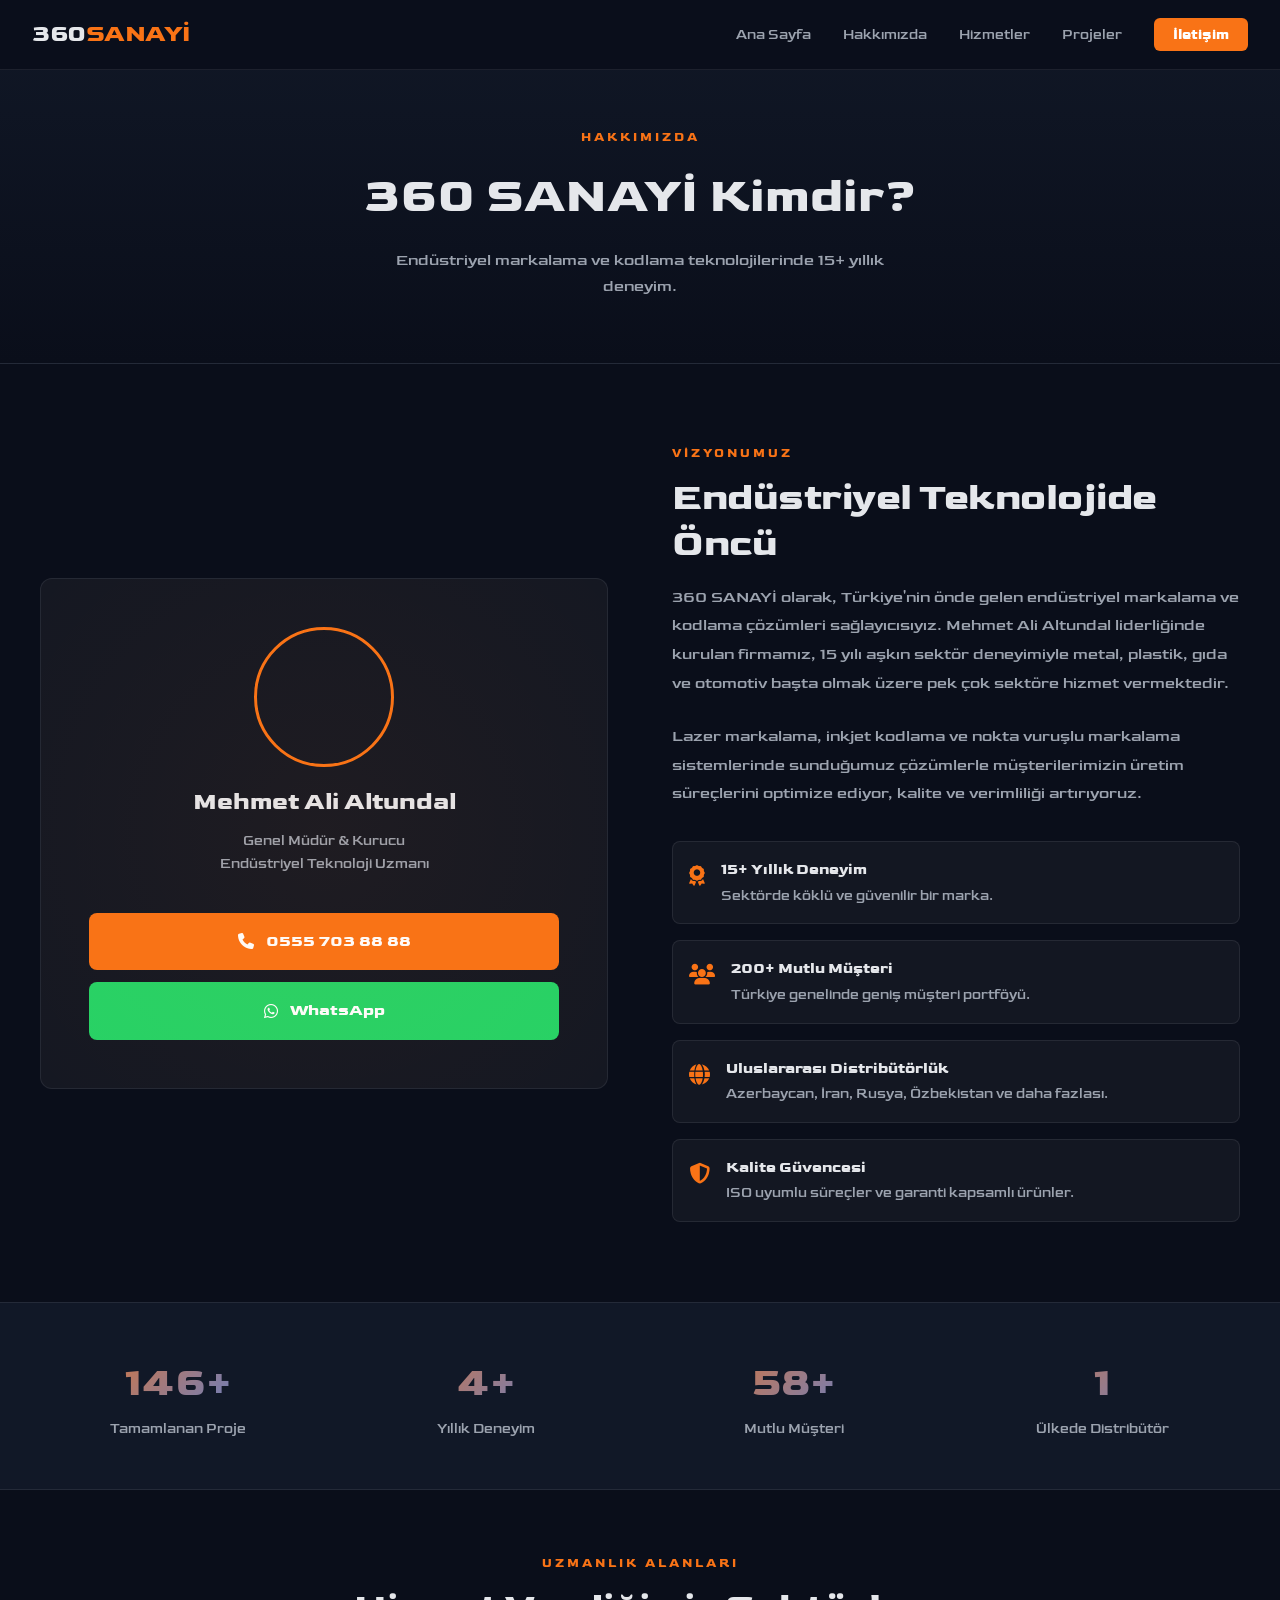
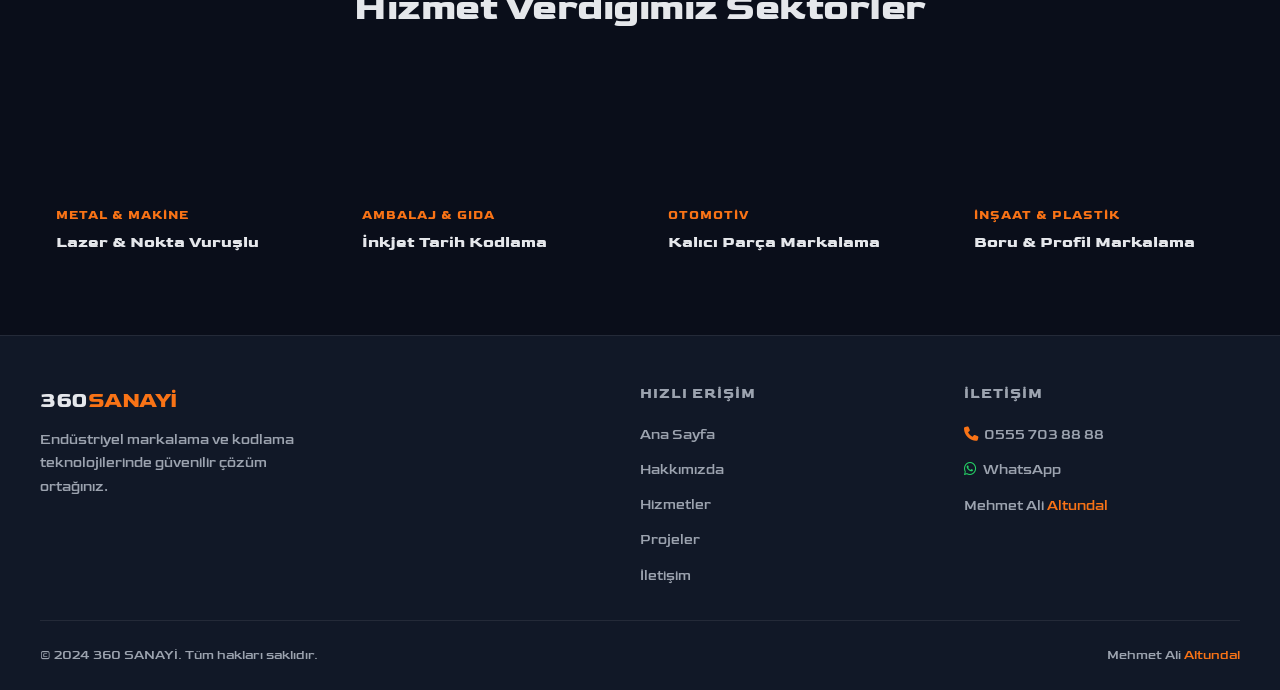
<file: 360sanayi/hakkimizda.html>
<!DOCTYPE html>
<html lang="tr">
<head>
  <meta charset="UTF-8">
  <meta name="viewport" content="width=device-width, initial-scale=1.0">
  <title>Hakkımızda – 360 SANAYİ</title>
  <meta name="description" content="360 SANAYİ hakkında. Mehmet Ali Altundal liderliğinde endüstriyel çözümler.">
  <link rel="icon" type="image/svg+xml" href="assets/favicon.svg">
  <link rel="stylesheet" href="assets/style.css">
  <link rel="stylesheet" href="https://cdnjs.cloudflare.com/ajax/libs/font-awesome/6.5.0/css/all.min.css">
</head>
<body>

<header>
  <a href="index.html" class="logo">360<span>SANAYİ</span></a>
  <nav>
    <ul>
      <li><a href="index.html">Ana Sayfa</a></li>
      <li><a href="hakkimizda.html">Hakkımızda</a></li>
      <li><a href="hizmetler.html">Hizmetler</a></li>
      <li><a href="projeler.html">Projeler</a></li>
      <li><a href="iletisim.html" class="nav-cta">İletişim</a></li>
    </ul>
  </nav>
  <div class="hamburger"><span></span><span></span><span></span></div>
</header>
<div class="mobile-nav">
  <ul>
    <li><a href="index.html">Ana Sayfa</a></li>
    <li><a href="hakkimizda.html">Hakkımızda</a></li>
    <li><a href="hizmetler.html">Hizmetler</a></li>
    <li><a href="projeler.html">Projeler</a></li>
    <li><a href="iletisim.html">İletişim</a></li>
  </ul>
</div>

<div class="page-hero">
  <div class="section-label">Hakkımızda</div>
  <h1>360 SANAYİ Kimdir?</h1>
  <p>Endüstriyel markalama ve kodlama teknolojilerinde 15+ yıllık deneyim.</p>
</div>

<section>
  <div class="container">
    <div class="about-grid fade-in">
      <div class="about-visual">
        <div class="about-icon" style="background-image:url('https://images.unsplash.com/photo-1560250097-0b93528c311a?q=80&w=400&auto=format&fit=crop');background-size:cover;background-position:center top;width:140px;height:140px;border-radius:50%;margin:0 auto 1rem;border:3px solid var(--accent);"></div>
        <h3>Mehmet Ali Altundal</h3>
        <p>Genel Müdür & Kurucu<br>Endüstriyel Teknoloji Uzmanı</p>
        <br>
        <a href="tel:+905557038888" class="phone-btn"><i class="fas fa-phone"></i> 0555 703 88 88</a>
        <a href="https://wa.me/905557038888" target="_blank" rel="noopener" class="whatsapp-btn" style="margin-top:0.75rem;"><i class="fab fa-whatsapp"></i> WhatsApp</a>
      </div>
      <div>
        <div class="section-label">Vizyonumuz</div>
        <h2 class="section-title">Endüstriyel Teknolojide Öncü</h2>
        <p style="color:var(--text-muted);margin-bottom:1.5rem;line-height:1.8;">
          360 SANAYİ olarak, Türkiye'nin önde gelen endüstriyel markalama ve kodlama çözümleri sağlayıcısıyız. 
          Mehmet Ali Altundal liderliğinde kurulan firmamız, 15 yılı aşkın sektör deneyimiyle metal, plastik, 
          gıda ve otomotiv başta olmak üzere pek çok sektöre hizmet vermektedir.
        </p>
        <p style="color:var(--text-muted);margin-bottom:2rem;line-height:1.8;">
          Lazer markalama, inkjet kodlama ve nokta vuruşlu markalama sistemlerinde sunduğumuz çözümlerle 
          müşterilerimizin üretim süreçlerini optimize ediyor, kalite ve verimliliği artırıyoruz.
        </p>
        <div class="about-features">
          <div class="feature-item">
            <div class="feature-icon"><i class="fas fa-award"></i></div>
            <div><h4>15+ Yıllık Deneyim</h4><p>Sektörde köklü ve güvenilir bir marka.</p></div>
          </div>
          <div class="feature-item">
            <div class="feature-icon"><i class="fas fa-users"></i></div>
            <div><h4>200+ Mutlu Müşteri</h4><p>Türkiye genelinde geniş müşteri portföyü.</p></div>
          </div>
          <div class="feature-item">
            <div class="feature-icon"><i class="fas fa-globe"></i></div>
            <div><h4>Uluslararası Distribütörlük</h4><p>Azerbaycan, İran, Rusya, Özbekistan ve daha fazlası.</p></div>
          </div>
          <div class="feature-item">
            <div class="feature-icon"><i class="fas fa-shield-alt"></i></div>
            <div><h4>Kalite Güvencesi</h4><p>ISO uyumlu süreçler ve garanti kapsamlı ürünler.</p></div>
          </div>
        </div>
      </div>
    </div>
  </div>
</section>

<div class="stats-section">
  <div class="container">
    <div class="stats-grid">
      <div class="fade-in">
        <div class="stat-number" data-target="500" data-suffix="+">0+</div>
        <div class="stat-label">Tamamlanan Proje</div>
      </div>
      <div class="fade-in">
        <div class="stat-number" data-target="15" data-suffix="+">0+</div>
        <div class="stat-label">Yıllık Deneyim</div>
      </div>
      <div class="fade-in">
        <div class="stat-number" data-target="200" data-suffix="+">0+</div>
        <div class="stat-label">Mutlu Müşteri</div>
      </div>
      <div class="fade-in">
        <div class="stat-number" data-target="5" data-suffix="">0</div>
        <div class="stat-label">Ülkede Distribütör</div>
      </div>
    </div>
  </div>
</div>

<!-- SEKTÖRLER GÖRSEL GRID -->
<section style="background:var(--dark);padding:4rem 0;">
  <div class="container">
    <div class="fade-in" style="text-align:center;margin-bottom:2.5rem;">
      <div class="section-label">Uzmanlık Alanları</div>
      <h2 class="section-title">Hizmet Verdiğimiz Sektörler</h2>
    </div>
    <div style="display:grid;grid-template-columns:repeat(auto-fit,minmax(260px,1fr));gap:1.5rem;">
      <div class="fade-in" style="border-radius:12px;overflow:hidden;position:relative;height:200px;cursor:default;">
        <div style="position:absolute;inset:0;background-image:url('https://images.unsplash.com/photo-1565043589221-1a6fd9ae45c7?q=80&w=800&auto=format&fit=crop');background-size:cover;background-position:center;transition:transform 0.4s ease;" onmouseover="this.style.transform='scale(1.05)'" onmouseout="this.style.transform='scale(1)'"></div>
        <div style="position:absolute;inset:0;background:linear-gradient(to top,rgba(10,14,26,0.9) 0%,rgba(10,14,26,0.2) 60%);"></div>
        <div style="position:absolute;bottom:1rem;left:1rem;">
          <div style="color:var(--accent);font-size:0.75rem;font-weight:700;letter-spacing:1px;text-transform:uppercase;margin-bottom:0.25rem;">Metal & Makine</div>
          <div style="color:#e5e7eb;font-weight:600;">Lazer & Nokta Vuruşlu</div>
        </div>
      </div>
      <div class="fade-in" style="border-radius:12px;overflow:hidden;position:relative;height:200px;cursor:default;">
        <div style="position:absolute;inset:0;background-image:url('https://images.unsplash.com/photo-1504328345606-18bbc8c9d7d1?q=80&w=800&auto=format&fit=crop');background-size:cover;background-position:center;transition:transform 0.4s ease;" onmouseover="this.style.transform='scale(1.05)'" onmouseout="this.style.transform='scale(1)'"></div>
        <div style="position:absolute;inset:0;background:linear-gradient(to top,rgba(10,14,26,0.9) 0%,rgba(10,14,26,0.2) 60%);"></div>
        <div style="position:absolute;bottom:1rem;left:1rem;">
          <div style="color:var(--accent);font-size:0.75rem;font-weight:700;letter-spacing:1px;text-transform:uppercase;margin-bottom:0.25rem;">Ambalaj & Gıda</div>
          <div style="color:#e5e7eb;font-weight:600;">İnkjet Tarih Kodlama</div>
        </div>
      </div>
      <div class="fade-in" style="border-radius:12px;overflow:hidden;position:relative;height:200px;cursor:default;">
        <div style="position:absolute;inset:0;background-image:url('https://images.unsplash.com/photo-1567789884554-0b844b597180?q=80&w=800&auto=format&fit=crop');background-size:cover;background-position:center;transition:transform 0.4s ease;" onmouseover="this.style.transform='scale(1.05)'" onmouseout="this.style.transform='scale(1)'"></div>
        <div style="position:absolute;inset:0;background:linear-gradient(to top,rgba(10,14,26,0.9) 0%,rgba(10,14,26,0.2) 60%);"></div>
        <div style="position:absolute;bottom:1rem;left:1rem;">
          <div style="color:var(--accent);font-size:0.75rem;font-weight:700;letter-spacing:1px;text-transform:uppercase;margin-bottom:0.25rem;">Otomotiv</div>
          <div style="color:#e5e7eb;font-weight:600;">Kalıcı Parça Markalama</div>
        </div>
      </div>
      <div class="fade-in" style="border-radius:12px;overflow:hidden;position:relative;height:200px;cursor:default;">
        <div style="position:absolute;inset:0;background-image:url('https://plus.unsplash.com/premium_photo-1716396588873-db76b49dfd36?q=80&w=800&auto=format&fit=crop');background-size:cover;background-position:center;transition:transform 0.4s ease;" onmouseover="this.style.transform='scale(1.05)'" onmouseout="this.style.transform='scale(1)'"></div>
        <div style="position:absolute;inset:0;background:linear-gradient(to top,rgba(10,14,26,0.9) 0%,rgba(10,14,26,0.2) 60%);"></div>
        <div style="position:absolute;bottom:1rem;left:1rem;">
          <div style="color:var(--accent);font-size:0.75rem;font-weight:700;letter-spacing:1px;text-transform:uppercase;margin-bottom:0.25rem;">İnşaat & Plastik</div>
          <div style="color:#e5e7eb;font-weight:600;">Boru & Profil Markalama</div>
        </div>
      </div>
    </div>
  </div>
</section>

<footer>
  <div class="container">
    <div class="footer-grid">
      <div class="footer-brand">
        <div class="logo">360<span>SANAYİ</span></div>
        <p>Endüstriyel markalama ve kodlama teknolojilerinde güvenilir çözüm ortağınız.</p>
      </div>
      <div class="footer-col">
        <h4>Hızlı Erişim</h4>
        <ul>
          <li><a href="index.html">Ana Sayfa</a></li>
          <li><a href="hakkimizda.html">Hakkımızda</a></li>
          <li><a href="hizmetler.html">Hizmetler</a></li>
          <li><a href="projeler.html">Projeler</a></li>
          <li><a href="iletisim.html">İletişim</a></li>
        </ul>
      </div>
      <div class="footer-col">
        <h4>İletişim</h4>
        <ul>
          <li><a href="tel:+905557038888"><i class="fas fa-phone" style="margin-right:0.4rem;color:var(--accent);"></i>0555 703 88 88</a></li>
          <li><a href="https://wa.me/905557038888" target="_blank" rel="noopener"><i class="fab fa-whatsapp" style="margin-right:0.4rem;color:#25d366;"></i>WhatsApp</a></li>
          <li style="color:var(--text-muted);font-size:0.85rem;padding-top:0.25rem;">Mehmet Ali <span style="color:var(--accent);">Altundal</span></li>
        </ul>
      </div>
    </div>
    <div class="footer-bottom">
      <p>&copy; 2024 360 SANAYİ. Tüm hakları saklıdır.</p>
      <p>Mehmet Ali <span style="color:var(--accent);">Altundal</span></p>
    </div>
  </div>
</footer>

<script src="assets/main.js"></script>
</body>
</html>
</file>
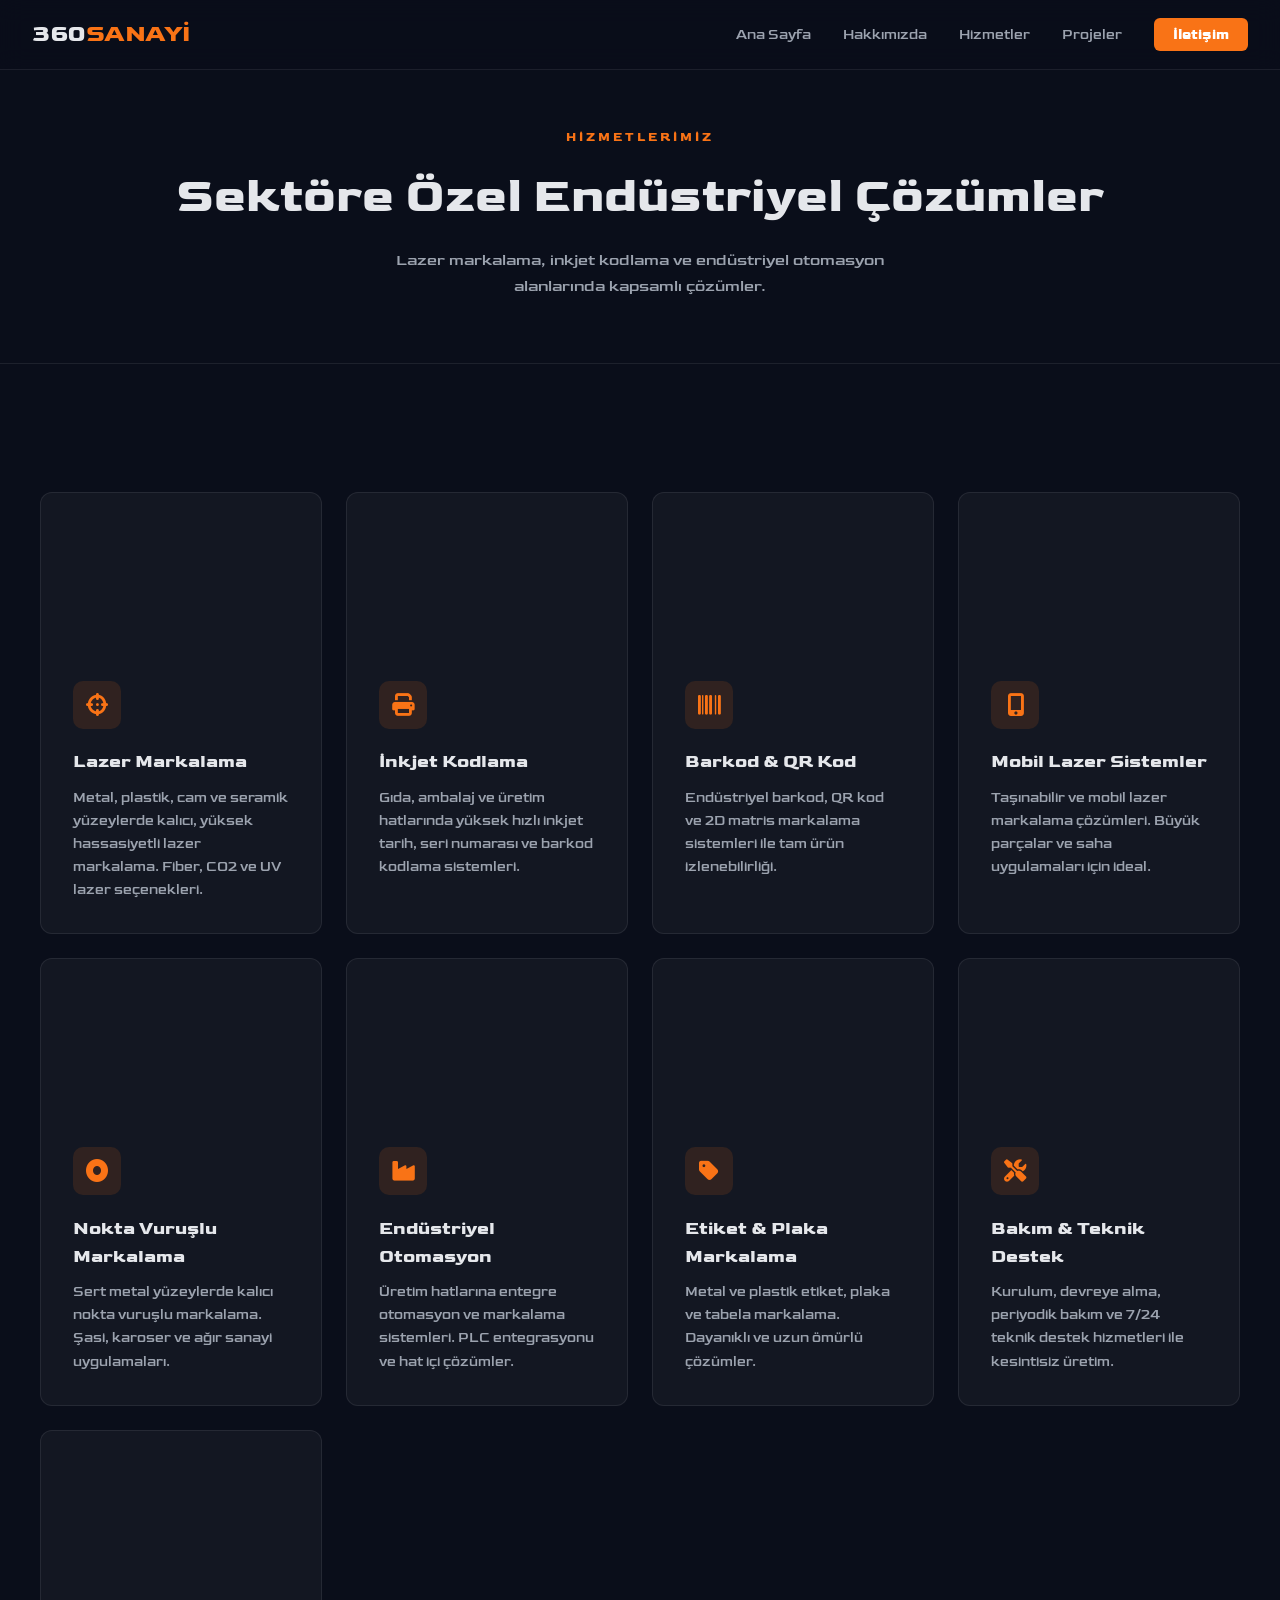
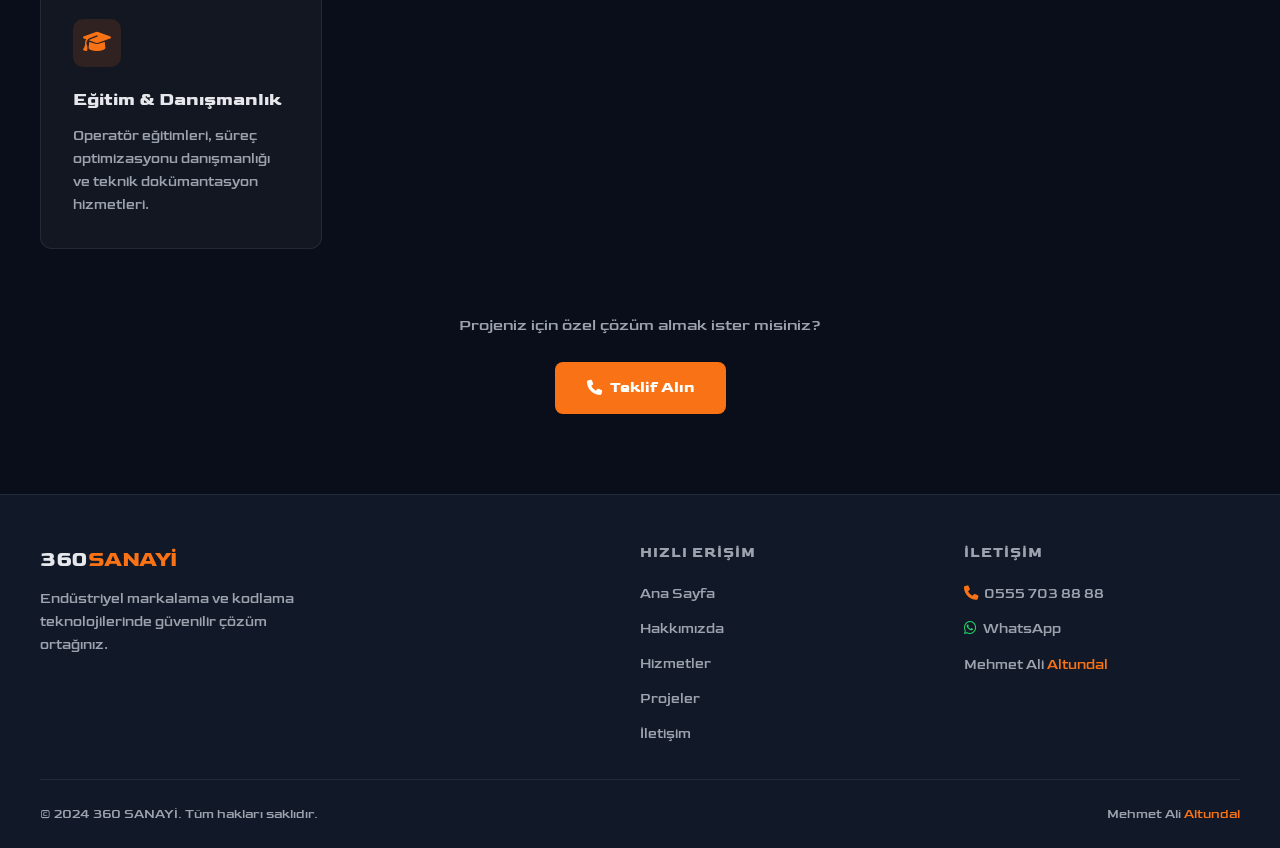
<file: 360sanayi/hizmetler.html>
<!DOCTYPE html>
<html lang="tr">
<head>
  <meta charset="UTF-8">
  <meta name="viewport" content="width=device-width, initial-scale=1.0">
  <title>Hizmetler – 360 SANAYİ</title>
  <meta name="description" content="360 SANAYİ hizmetleri: Lazer markalama, inkjet kodlama, barkod sistemleri ve endüstriyel otomasyon.">
  <link rel="icon" type="image/svg+xml" href="assets/favicon.svg">
  <link rel="stylesheet" href="assets/style.css">
  <link rel="stylesheet" href="https://cdnjs.cloudflare.com/ajax/libs/font-awesome/6.5.0/css/all.min.css">
</head>
<body>

<header>
  <a href="index.html" class="logo">360<span>SANAYİ</span></a>
  <nav>
    <ul>
      <li><a href="index.html">Ana Sayfa</a></li>
      <li><a href="hakkimizda.html">Hakkımızda</a></li>
      <li><a href="hizmetler.html">Hizmetler</a></li>
      <li><a href="projeler.html">Projeler</a></li>
      <li><a href="iletisim.html" class="nav-cta">İletişim</a></li>
    </ul>
  </nav>
  <div class="hamburger"><span></span><span></span><span></span></div>
</header>
<div class="mobile-nav">
  <ul>
    <li><a href="index.html">Ana Sayfa</a></li>
    <li><a href="hakkimizda.html">Hakkımızda</a></li>
    <li><a href="hizmetler.html">Hizmetler</a></li>
    <li><a href="projeler.html">Projeler</a></li>
    <li><a href="iletisim.html">İletişim</a></li>
  </ul>
</div>

<div class="page-hero" style="background-image: url('https://images.unsplash.com/photo-1581091226825-a6a2a5aee158?q=80&w=1470&auto=format&fit=crop'); background-size: cover; background-position: center; position: relative;">
  <div style="position:absolute;inset:0;background:rgba(10,14,26,0.75);"></div>
  <div style="position:relative;z-index:1;">
    <div class="section-label">Hizmetlerimiz</div>
    <h1>Sektöre Özel Endüstriyel Çözümler</h1>
    <p>Lazer markalama, inkjet kodlama ve endüstriyel otomasyon alanlarında kapsamlı çözümler.</p>
  </div>
</div>

<section>
  <div class="container">
    <div class="services-grid">
      <div class="service-card fade-in" style="overflow:hidden;">
        <div class="service-card-img" style="height:160px;background-image:url('https://images.unsplash.com/photo-1565043589221-1a6fd9ae45c7?q=80&w=800&auto=format&fit=crop');background-size:cover;background-position:center;margin:-1.5rem -1.5rem 1.25rem;"></div>
        <div class="service-icon"><i class="fas fa-crosshairs"></i></div>
        <h3>Lazer Markalama</h3>
        <p>Metal, plastik, cam ve seramik yüzeylerde kalıcı, yüksek hassasiyetli lazer markalama. Fiber, CO2 ve UV lazer seçenekleri.</p>
      </div>
      <div class="service-card fade-in" style="overflow:hidden;">
        <div class="service-card-img" style="height:160px;background-image:url('https://images.unsplash.com/photo-1504328345606-18bbc8c9d7d1?q=80&w=800&auto=format&fit=crop');background-size:cover;background-position:center;margin:-1.5rem -1.5rem 1.25rem;"></div>
        <div class="service-icon"><i class="fas fa-print"></i></div>
        <h3>İnkjet Kodlama</h3>
        <p>Gıda, ambalaj ve üretim hatlarında yüksek hızlı inkjet tarih, seri numarası ve barkod kodlama sistemleri.</p>
      </div>
      <div class="service-card fade-in" style="overflow:hidden;">
        <div class="service-card-img" style="height:160px;background-image:url('https://images.unsplash.com/photo-1518770660439-4636190af475?q=80&w=800&auto=format&fit=crop');background-size:cover;background-position:center;margin:-1.5rem -1.5rem 1.25rem;"></div>
        <div class="service-icon"><i class="fas fa-barcode"></i></div>
        <h3>Barkod & QR Kod</h3>
        <p>Endüstriyel barkod, QR kod ve 2D matris markalama sistemleri ile tam ürün izlenebilirliği.</p>
      </div>
      <div class="service-card fade-in" style="overflow:hidden;">
        <div class="service-card-img" style="height:160px;background-image:url('https://images.unsplash.com/photo-1581092160607-ee22621dd758?q=80&w=800&auto=format&fit=crop');background-size:cover;background-position:center;margin:-1.5rem -1.5rem 1.25rem;"></div>
        <div class="service-icon"><i class="fas fa-mobile-alt"></i></div>
        <h3>Mobil Lazer Sistemler</h3>
        <p>Taşınabilir ve mobil lazer markalama çözümleri. Büyük parçalar ve saha uygulamaları için ideal.</p>
      </div>
      <div class="service-card fade-in" style="overflow:hidden;">
        <div class="service-card-img" style="height:160px;background-image:url('https://images.unsplash.com/photo-1558618666-fcd25c85cd64?q=80&w=800&auto=format&fit=crop');background-size:cover;background-position:center;margin:-1.5rem -1.5rem 1.25rem;"></div>
        <div class="service-icon"><i class="fas fa-dot-circle"></i></div>
        <h3>Nokta Vuruşlu Markalama</h3>
        <p>Sert metal yüzeylerde kalıcı nokta vuruşlu markalama. Şasi, karoser ve ağır sanayi uygulamaları.</p>
      </div>
      <div class="service-card fade-in" style="overflow:hidden;">
        <div class="service-card-img" style="height:160px;background-image:url('https://images.unsplash.com/photo-1581092918056-0c4c3acd3789?q=80&w=800&auto=format&fit=crop');background-size:cover;background-position:center;margin:-1.5rem -1.5rem 1.25rem;"></div>
        <div class="service-icon"><i class="fas fa-industry"></i></div>
        <h3>Endüstriyel Otomasyon</h3>
        <p>Üretim hatlarına entegre otomasyon ve markalama sistemleri. PLC entegrasyonu ve hat içi çözümler.</p>
      </div>
      <div class="service-card fade-in" style="overflow:hidden;">
        <div class="service-card-img" style="height:160px;background-image:url('https://images.unsplash.com/photo-1611532736597-de2d4265fba3?q=80&w=800&auto=format&fit=crop');background-size:cover;background-position:center;margin:-1.5rem -1.5rem 1.25rem;"></div>
        <div class="service-icon"><i class="fas fa-tag"></i></div>
        <h3>Etiket & Plaka Markalama</h3>
        <p>Metal ve plastik etiket, plaka ve tabela markalama. Dayanıklı ve uzun ömürlü çözümler.</p>
      </div>
      <div class="service-card fade-in" style="overflow:hidden;">
        <div class="service-card-img" style="height:160px;background-image:url('https://images.unsplash.com/photo-1621905251189-08b45d6a269e?q=80&w=800&auto=format&fit=crop');background-size:cover;background-position:center;margin:-1.5rem -1.5rem 1.25rem;"></div>
        <div class="service-icon"><i class="fas fa-tools"></i></div>
        <h3>Bakım & Teknik Destek</h3>
        <p>Kurulum, devreye alma, periyodik bakım ve 7/24 teknik destek hizmetleri ile kesintisiz üretim.</p>
      </div>
      <div class="service-card fade-in" style="overflow:hidden;">
        <div class="service-card-img" style="height:160px;background-image:url('https://images.unsplash.com/photo-1524178232363-1fb2b075b655?q=80&w=800&auto=format&fit=crop');background-size:cover;background-position:center;margin:-1.5rem -1.5rem 1.25rem;"></div>
        <div class="service-icon"><i class="fas fa-graduation-cap"></i></div>
        <h3>Eğitim & Danışmanlık</h3>
        <p>Operatör eğitimleri, süreç optimizasyonu danışmanlığı ve teknik dokümantasyon hizmetleri.</p>
      </div>
    </div>

    <div style="text-align:center;margin-top:4rem;" class="fade-in">
      <p style="color:var(--text-muted);margin-bottom:1.5rem;">Projeniz için özel çözüm almak ister misiniz?</p>
      <a href="iletisim.html" class="btn btn-primary"><i class="fas fa-phone"></i> Teklif Alın</a>
    </div>
  </div>
</section>

<footer>
  <div class="container">
    <div class="footer-grid">
      <div class="footer-brand">
        <div class="logo">360<span>SANAYİ</span></div>
        <p>Endüstriyel markalama ve kodlama teknolojilerinde güvenilir çözüm ortağınız.</p>
      </div>
      <div class="footer-col">
        <h4>Hızlı Erişim</h4>
        <ul>
          <li><a href="index.html">Ana Sayfa</a></li>
          <li><a href="hakkimizda.html">Hakkımızda</a></li>
          <li><a href="hizmetler.html">Hizmetler</a></li>
          <li><a href="projeler.html">Projeler</a></li>
          <li><a href="iletisim.html">İletişim</a></li>
        </ul>
      </div>
      <div class="footer-col">
        <h4>İletişim</h4>
        <ul>
          <li><a href="tel:+905557038888"><i class="fas fa-phone" style="margin-right:0.4rem;color:var(--accent);"></i>0555 703 88 88</a></li>
          <li><a href="https://wa.me/905557038888" target="_blank" rel="noopener"><i class="fab fa-whatsapp" style="margin-right:0.4rem;color:#25d366;"></i>WhatsApp</a></li>
          <li style="color:var(--text-muted);font-size:0.85rem;padding-top:0.25rem;">Mehmet Ali <span style="color:var(--accent);">Altundal</span></li>
        </ul>
      </div>
    </div>
    <div class="footer-bottom">
      <p>&copy; 2024 360 SANAYİ. Tüm hakları saklıdır.</p>
      <p>Mehmet Ali <span style="color:var(--accent);">Altundal</span></p>
    </div>
  </div>
</footer>

<script src="assets/main.js"></script>
</body>
</html>
</file>
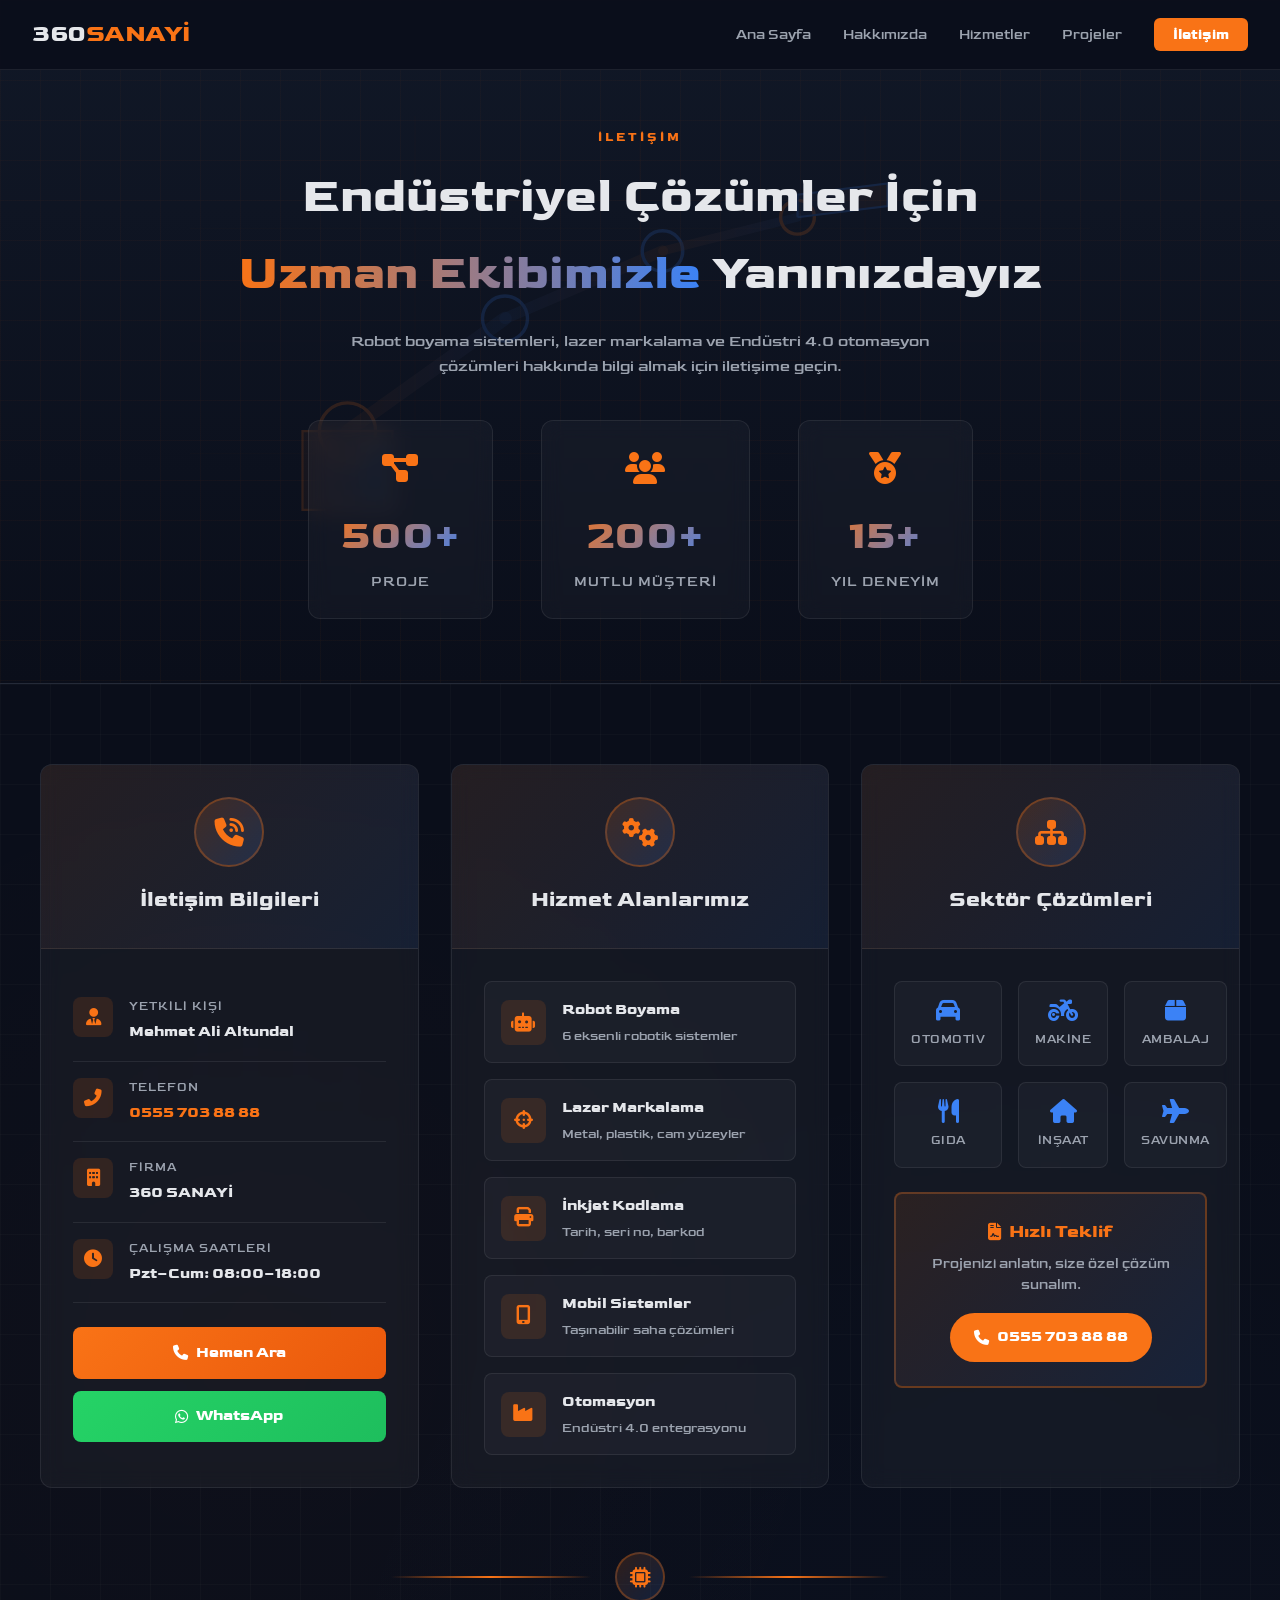
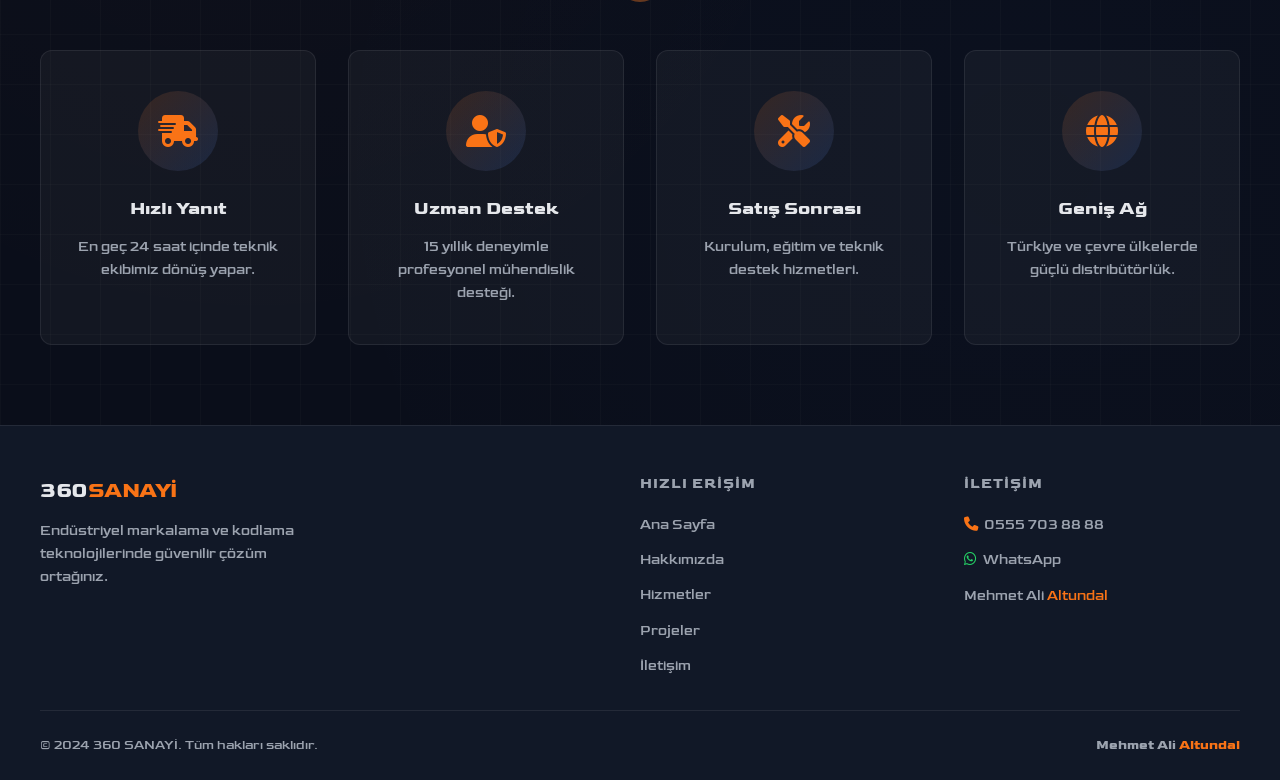
<file: 360sanayi/iletisim.html>
<!DOCTYPE html>
<html lang="tr">
<head>
  <meta charset="UTF-8">
  <meta name="viewport" content="width=device-width, initial-scale=1.0">
  <title>İletişim – 360 SANAYİ</title>
  <meta name="description" content="360 SANAYİ iletişim bilgileri. Mehmet Ali Altundal - 0555 703 88 88">
  <link rel="icon" type="image/svg+xml" href="assets/favicon.svg">
  <link rel="stylesheet" href="assets/style.css">
  <link rel="stylesheet" href="https://cdnjs.cloudflare.com/ajax/libs/font-awesome/6.5.0/css/all.min.css">
</head>
<body>

<header>
  <a href="index.html" class="logo">360<span>SANAYİ</span></a>
  <nav>
    <ul>
      <li><a href="index.html">Ana Sayfa</a></li>
      <li><a href="hakkimizda.html">Hakkımızda</a></li>
      <li><a href="hizmetler.html">Hizmetler</a></li>
      <li><a href="projeler.html">Projeler</a></li>
      <li><a href="iletisim.html" class="nav-cta">İletişim</a></li>
    </ul>
  </nav>
  <div class="hamburger"><span></span><span></span><span></span></div>
</header>
<div class="mobile-nav">
  <ul>
    <li><a href="index.html">Ana Sayfa</a></li>
    <li><a href="hakkimizda.html">Hakkımızda</a></li>
    <li><a href="hizmetler.html">Hizmetler</a></li>
    <li><a href="projeler.html">Projeler</a></li>
    <li><a href="iletisim.html">İletişim</a></li>
  </ul>
</div>

<div class="page-hero page-hero-contact">
  <div class="hero-pattern-overlay"></div>
  <div class="robot-arm-decoration">
    <svg viewBox="0 0 800 400" class="robot-arm-svg" aria-hidden="true">
      <defs>
        <linearGradient id="armGradient1" x1="0%" y1="0%" x2="100%" y2="0%">
          <stop offset="0%" style="stop-color:#f97316;stop-opacity:0.3" />
          <stop offset="100%" style="stop-color:#3b82f6;stop-opacity:0.3" />
        </linearGradient>
        <linearGradient id="armGradient2" x1="0%" y1="0%" x2="100%" y2="0%">
          <stop offset="0%" style="stop-color:#3b82f6;stop-opacity:0.3" />
          <stop offset="100%" style="stop-color:#f97316;stop-opacity:0.3" />
        </linearGradient>
      </defs>
      <!-- Robot Arm Segments -->
      <g class="robot-arm-group">
        <path class="robot-arm-segment robot-arm-base" d="M 100 350 L 100 280 L 180 280 L 180 350 Z" fill="url(#armGradient1)" stroke="#f97316" stroke-width="2"/>
        <circle class="robot-joint robot-joint-1" cx="140" cy="280" r="25" fill="none" stroke="#f97316" stroke-width="3"/>
        <line class="robot-arm-segment robot-arm-lower" x1="140" y1="280" x2="280" y2="180" stroke="url(#armGradient1)" stroke-width="12" stroke-linecap="round"/>
        <circle class="robot-joint robot-joint-2" cx="280" cy="180" r="20" fill="none" stroke="#3b82f6" stroke-width="3"/>
        <line class="robot-arm-segment robot-arm-upper" x1="280" y1="180" x2="420" y2="120" stroke="url(#armGradient2)" stroke-width="10" stroke-linecap="round"/>
        <circle class="robot-joint robot-joint-3" cx="420" cy="120" r="18" fill="none" stroke="#3b82f6" stroke-width="3"/>
        <line class="robot-arm-segment robot-arm-wrist" x1="420" y1="120" x2="540" y2="90" stroke="url(#armGradient1)" stroke-width="8" stroke-linecap="round"/>
        <circle class="robot-joint robot-joint-4" cx="540" cy="90" r="15" fill="none" stroke="#f97316" stroke-width="3"/>
        <path class="robot-arm-segment robot-arm-tool" d="M 540 90 L 620 80 L 620 60 L 540 70 Z" fill="url(#armGradient2)" stroke="#3b82f6" stroke-width="2"/>
      </g>
      <!-- Technical Grid Lines -->
      <g class="tech-grid" stroke="rgba(249,115,22,0.1)" stroke-width="1">
        <line x1="0" y1="100" x2="800" y2="100"/>
        <line x1="0" y1="200" x2="800" y2="200"/>
        <line x1="0" y1="300" x2="800" y2="300"/>
        <line x1="200" y1="0" x2="200" y2="400"/>
        <line x1="400" y1="0" x2="400" y2="400"/>
        <line x1="600" y1="0" x2="600" y2="400"/>
      </g>
    </svg>
  </div>
  <div class="section-label">İletişim</div>
  <h1>Endüstriyel Çözümler İçin<br><span class="gradient-text">Uzman Ekibimizle</span> Yanınızdayız</h1>
  <p>Robot boyama sistemleri, lazer markalama ve Endüstri 4.0 otomasyon çözümleri hakkında bilgi almak için iletişime geçin.</p>
  <div class="hero-stats">
    <div class="hero-stat-item">
      <div class="hero-stat-icon"><i class="fas fa-project-diagram"></i></div>
      <div class="hero-stat-value">500+</div>
      <div class="hero-stat-label">Proje</div>
    </div>
    <div class="hero-stat-item">
      <div class="hero-stat-icon"><i class="fas fa-users"></i></div>
      <div class="hero-stat-value">200+</div>
      <div class="hero-stat-label">Mutlu Müşteri</div>
    </div>
    <div class="hero-stat-item">
      <div class="hero-stat-icon"><i class="fas fa-medal"></i></div>
      <div class="hero-stat-value">15+</div>
      <div class="hero-stat-label">Yıl Deneyim</div>
    </div>
  </div>
</div>

<section class="contact-section contact-section-industrial">
  <!-- Background Pattern -->
  <div class="industrial-bg-pattern"></div>
  
  <div class="container">
    <!-- Info Cards - 3 Kolon -->
    <div class="contact-info-grid">
      <!-- Kart 1: İletişim Bilgileri -->
      <div class="contact-info-card fade-in">
        <div class="card-industrial-header">
          <div class="industrial-icon-box">
            <i class="fas fa-phone-volume"></i>
          </div>
          <h3>İletişim Bilgileri</h3>
        </div>
        <div class="card-industrial-body">
          <div class="industrial-contact-row">
            <div class="industrial-contact-icon"><i class="fas fa-user-tie"></i></div>
            <div class="industrial-contact-info">
              <div class="industrial-contact-label">Yetkili Kişi</div>
              <div class="industrial-contact-value">Mehmet Ali Altundal</div>
            </div>
          </div>
          <div class="industrial-contact-row">
            <div class="industrial-contact-icon"><i class="fas fa-phone-alt"></i></div>
            <div class="industrial-contact-info">
              <div class="industrial-contact-label">Telefon</div>
              <div class="industrial-contact-value">
                <a href="tel:+905557038888">0555 703 88 88</a>
              </div>
            </div>
          </div>
          <div class="industrial-contact-row">
            <div class="industrial-contact-icon"><i class="fas fa-building"></i></div>
            <div class="industrial-contact-info">
              <div class="industrial-contact-label">Firma</div>
              <div class="industrial-contact-value">360 SANAYİ</div>
            </div>
          </div>
          <div class="industrial-contact-row">
            <div class="industrial-contact-icon"><i class="fas fa-clock"></i></div>
            <div class="industrial-contact-info">
              <div class="industrial-contact-label">Çalışma Saatleri</div>
              <div class="industrial-contact-value">Pzt–Cum: 08:00–18:00</div>
            </div>
          </div>
          <div class="industrial-action-buttons">
            <a href="tel:+905557038888" class="industrial-btn industrial-btn-primary">
              <i class="fas fa-phone"></i> Hemen Ara
            </a>
            <a href="https://wa.me/905557038888?text=Merhaba%2C%20360%20SANAYİ%20hakkında%20bilgi%20almak%20istiyorum." target="_blank" rel="noopener" class="industrial-btn industrial-btn-whatsapp">
              <i class="fab fa-whatsapp"></i> WhatsApp
            </a>
          </div>
        </div>
      </div>

      <!-- Kart 2: Hizmet Alanları -->
      <div class="contact-info-card fade-in">
        <div class="card-industrial-header">
          <div class="industrial-icon-box">
            <i class="fas fa-cogs"></i>
          </div>
          <h3>Hizmet Alanlarımız</h3>
        </div>
        <div class="card-industrial-body">
          <div class="industrial-service-list">
            <div class="industrial-service-item">
              <div class="industrial-service-icon"><i class="fas fa-robot"></i></div>
              <div class="industrial-service-info">
                <h4>Robot Boyama</h4>
                <p>6 eksenli robotik sistemler</p>
              </div>
            </div>
            <div class="industrial-service-item">
              <div class="industrial-service-icon"><i class="fas fa-crosshairs"></i></div>
              <div class="industrial-service-info">
                <h4>Lazer Markalama</h4>
                <p>Metal, plastik, cam yüzeyler</p>
              </div>
            </div>
            <div class="industrial-service-item">
              <div class="industrial-service-icon"><i class="fas fa-print"></i></div>
              <div class="industrial-service-info">
                <h4>İnkjet Kodlama</h4>
                <p>Tarih, seri no, barkod</p>
              </div>
            </div>
            <div class="industrial-service-item">
              <div class="industrial-service-icon"><i class="fas fa-mobile-alt"></i></div>
              <div class="industrial-service-info">
                <h4>Mobil Sistemler</h4>
                <p>Taşınabilir saha çözümleri</p>
              </div>
            </div>
            <div class="industrial-service-item">
              <div class="industrial-service-icon"><i class="fas fa-industry"></i></div>
              <div class="industrial-service-info">
                <h4>Otomasyon</h4>
                <p>Endüstri 4.0 entegrasyonu</p>
              </div>
            </div>
          </div>
        </div>
      </div>

      <!-- Kart 3: Sektörler -->
      <div class="contact-info-card fade-in">
        <div class="card-industrial-header">
          <div class="industrial-icon-box">
            <i class="fas fa-sitemap"></i>
          </div>
          <h3>Sektör Çözümleri</h3>
        </div>
        <div class="card-industrial-body">
          <div class="industrial-sector-grid">
            <div class="industrial-sector-item">
              <i class="fas fa-car"></i>
              <span>Otomotiv</span>
            </div>
            <div class="industrial-sector-item">
              <i class="fas fa-motorcycle"></i>
              <span>Makine</span>
            </div>
            <div class="industrial-sector-item">
              <i class="fas fa-box"></i>
              <span>Ambalaj</span>
            </div>
            <div class="industrial-sector-item">
              <i class="fas fa-utensils"></i>
              <span>Gıda</span>
            </div>
            <div class="industrial-sector-item">
              <i class="fas fa-home"></i>
              <span>İnşaat</span>
            </div>
            <div class="industrial-sector-item">
              <i class="fas fa-plane"></i>
              <span>Savunma</span>
            </div>
          </div>
          <div class="industrial-cta-box">
            <div class="industrial-cta-title">
              <i class="fas fa-file-contract"></i> Hızlı Teklif
            </div>
            <p class="industrial-cta-text">Projenizi anlatın, size özel çözüm sunalım.</p>
            <a href="tel:+905557038888" class="industrial-cta-phone">
              <i class="fas fa-phone"></i> 0555 703 88 88
            </a>
          </div>
        </div>
      </div>
    </div>

    <!-- Tech Divider with Animation -->
    <div class="tech-divider">
      <div class="tech-divider-line"></div>
      <div class="tech-divider-icon">
        <i class="fas fa-microchip"></i>
      </div>
      <div class="tech-divider-line"></div>
    </div>

    <!-- Contact Features -->
    <div class="contact-features-grid">
      <div class="contact-feature-card fade-in">
        <div class="feature-card-icon">
          <i class="fas fa-shipping-fast"></i>
        </div>
        <h4>Hızlı Yanıt</h4>
        <p>En geç 24 saat içinde teknik ekibimiz dönüş yapar.</p>
      </div>
      <div class="contact-feature-card fade-in">
        <div class="feature-card-icon">
          <i class="fas fa-user-shield"></i>
        </div>
        <h4>Uzman Destek</h4>
        <p>15 yıllık deneyimle profesyonel mühendislik desteği.</p>
      </div>
      <div class="contact-feature-card fade-in">
        <div class="feature-card-icon">
          <i class="fas fa-tools"></i>
        </div>
        <h4>Satış Sonrası</h4>
        <p>Kurulum, eğitim ve teknik destek hizmetleri.</p>
      </div>
      <div class="contact-feature-card fade-in">
        <div class="feature-card-icon">
          <i class="fas fa-globe"></i>
        </div>
        <h4>Geniş Ağ</h4>
        <p>Türkiye ve çevre ülkelerde güçlü distribütörlük.</p>
      </div>
    </div>
  </div>
</section>

<footer>
  <div class="container">
    <div class="footer-grid">
      <div class="footer-brand">
        <div class="logo">360<span>SANAYİ</span></div>
        <p>Endüstriyel markalama ve kodlama teknolojilerinde güvenilir çözüm ortağınız.</p>
      </div>
      <div class="footer-col">
        <h4>Hızlı Erişim</h4>
        <ul>
          <li><a href="index.html">Ana Sayfa</a></li>
          <li><a href="hakkimizda.html">Hakkımızda</a></li>
          <li><a href="hizmetler.html">Hizmetler</a></li>
          <li><a href="projeler.html">Projeler</a></li>
          <li><a href="iletisim.html">İletişim</a></li>
        </ul>
      </div>
      <div class="footer-col">
        <h4>İletişim</h4>
        <ul>
          <li><a href="tel:+905557038888"><i class="fas fa-phone" style="margin-right:0.4rem;color:var(--accent);"></i>0555 703 88 88</a></li>
          <li><a href="https://wa.me/905557038888" target="_blank" rel="noopener"><i class="fab fa-whatsapp" style="margin-right:0.4rem;color:#25d366;"></i>WhatsApp</a></li>
          <li style="color:var(--text-muted);font-size:0.85rem;padding-top:0.25rem;">Mehmet Ali <span style="color:var(--accent);">Altundal</span></li>
        </ul>
      </div>
    </div>
    <div class="footer-bottom">
      <p>&copy; 2024 360 SANAYİ. Tüm hakları saklıdır.</p>
      <p class="footer-name">Mehmet Ali <span>Altundal</span></p>
    </div>
  </div>
</footer>

<script src="assets/main.js"></script>
</body>
</html>
</file>
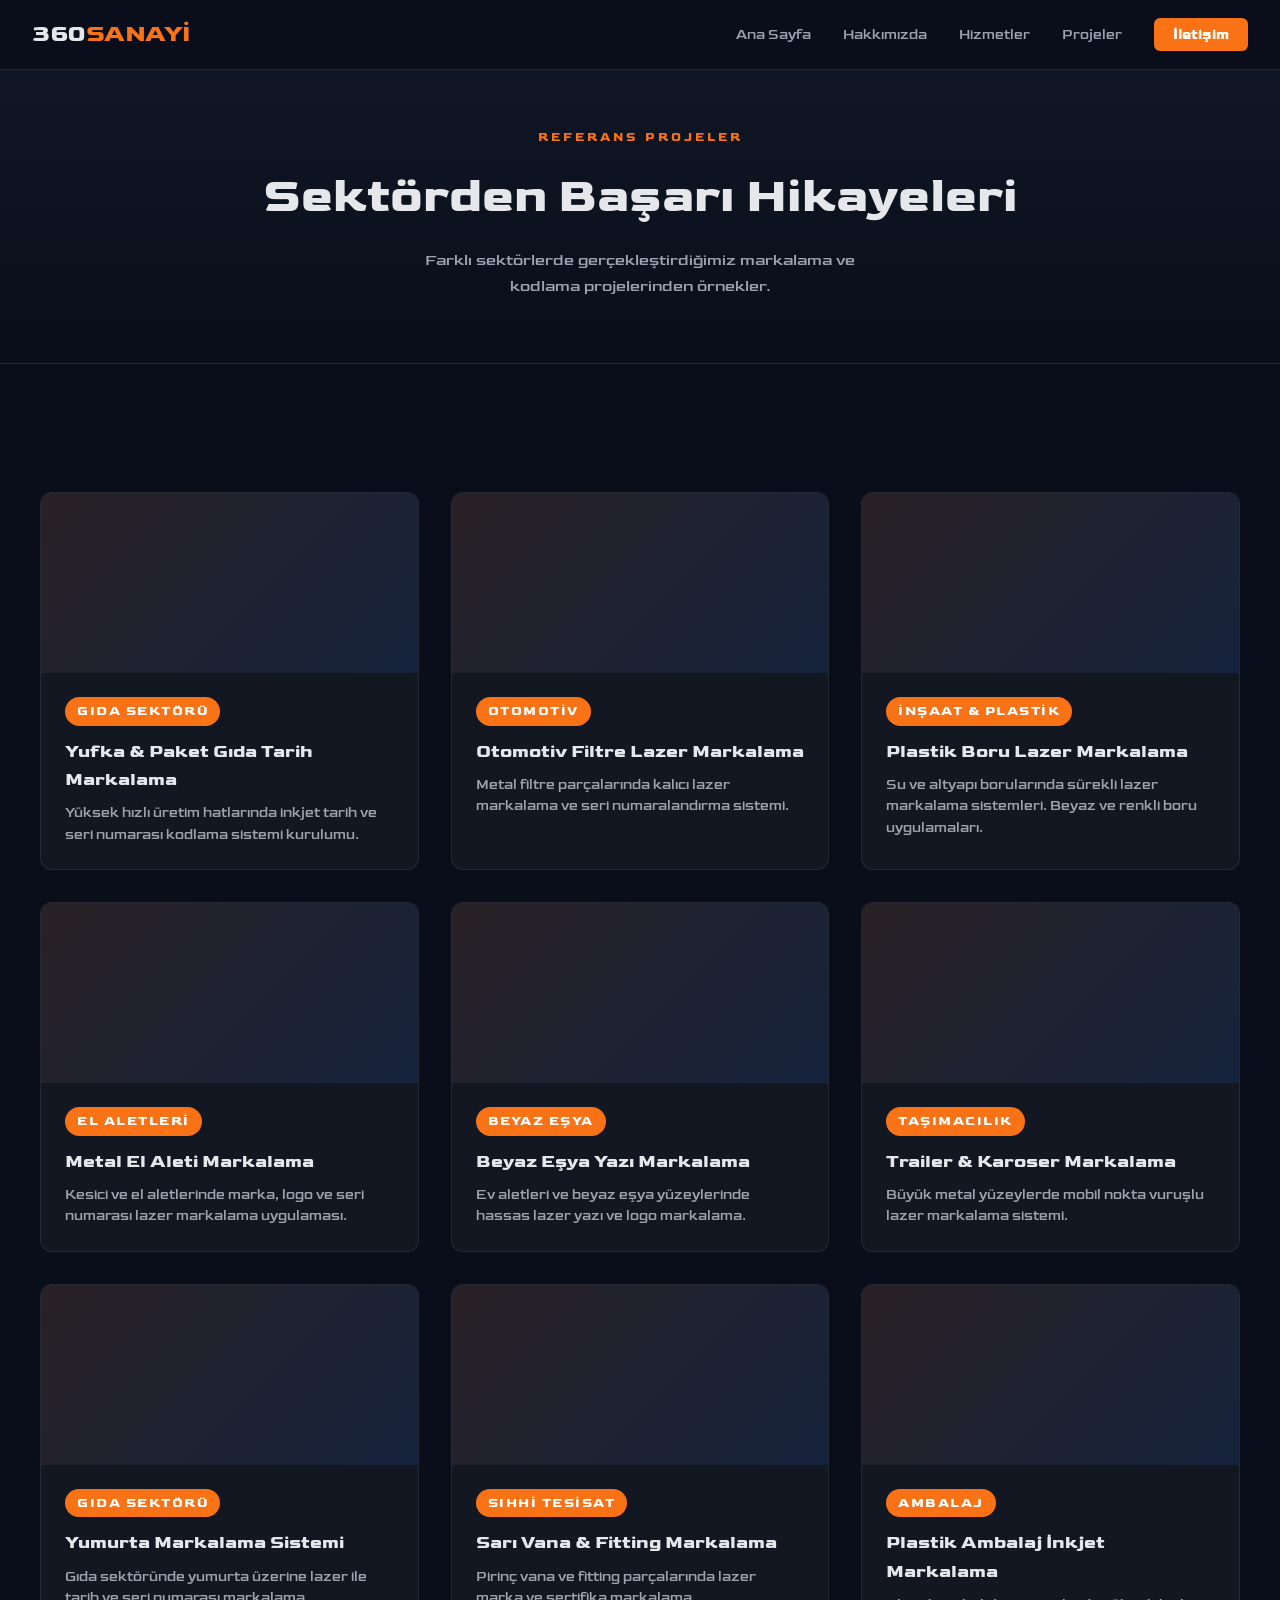
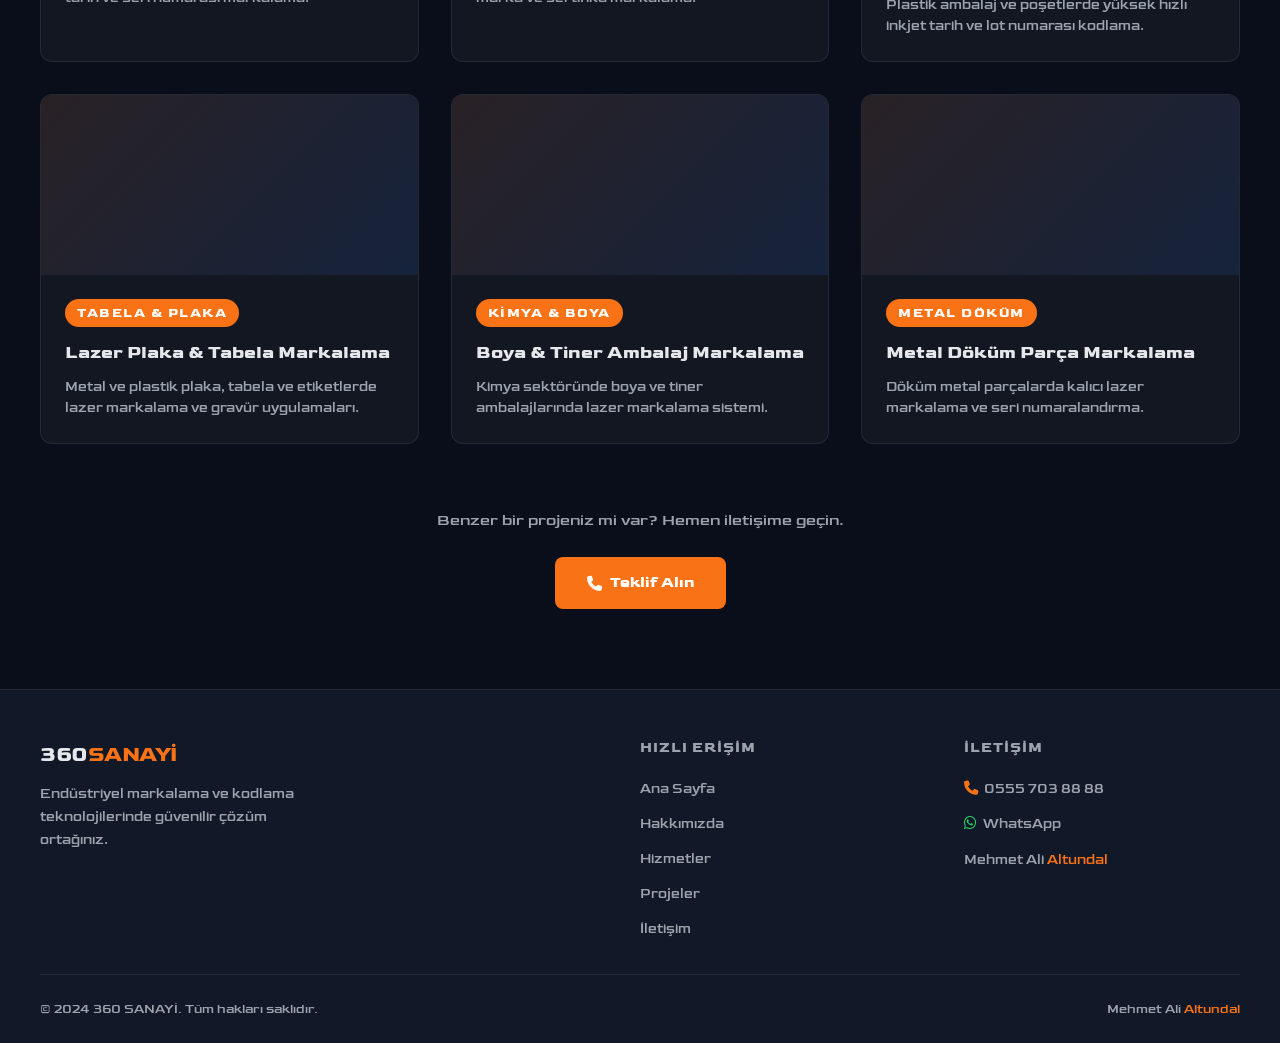
<file: 360sanayi/projeler.html>
<!DOCTYPE html>
<html lang="tr">
<head>
  <meta charset="UTF-8">
  <meta name="viewport" content="width=device-width, initial-scale=1.0">
  <title>Projeler – 360 SANAYİ</title>
  <meta name="description" content="360 SANAYİ referans projeleri. Lazer markalama ve inkjet kodlama uygulamaları.">
  <link rel="icon" type="image/svg+xml" href="assets/favicon.svg">
  <link rel="stylesheet" href="assets/style.css">
  <link rel="stylesheet" href="https://cdnjs.cloudflare.com/ajax/libs/font-awesome/6.5.0/css/all.min.css">
  <style>
    .projects-grid {
      display: grid;
      grid-template-columns: repeat(auto-fit, minmax(320px, 1fr));
      gap: 2rem;
      margin-top: 3rem;
    }
    .project-card {
      background: rgba(255,255,255,0.04);
      border: 1px solid rgba(255,255,255,0.08);
      border-radius: 12px;
      overflow: hidden;
      transition: transform 0.3s ease, box-shadow 0.3s ease;
    }
    .project-card:hover {
      transform: translateY(-4px);
      box-shadow: 0 12px 24px rgba(0,0,0,0.3);
    }
    .project-thumb {
      height: 180px;
      display: flex;
      align-items: center;
      justify-content: center;
      position: relative;
    }
    .project-info {
      padding: 1.5rem;
    }
    .project-tag {
      display: inline-block;
      background: #f97316;
      color: white;
      padding: 0.25rem 0.75rem;
      border-radius: 20px;
      font-size: 0.8rem;
      font-weight: 600;
      margin-bottom: 0.75rem;
    }
    .project-info h3 {
      font-size: 1.1rem;
      margin-bottom: 0.5rem;
      color: #e5e7eb;
    }
    .project-info p {
      color: #9ca3af;
      font-size: 0.9rem;
      line-height: 1.5;
    }
  </style>
</head>
<body>

<header>
  <a href="index.html" class="logo">360<span>SANAYİ</span></a>
  <nav>
    <ul>
      <li><a href="index.html">Ana Sayfa</a></li>
      <li><a href="hakkimizda.html">Hakkımızda</a></li>
      <li><a href="hizmetler.html">Hizmetler</a></li>
      <li><a href="projeler.html">Projeler</a></li>
      <li><a href="iletisim.html" class="nav-cta">İletişim</a></li>
    </ul>
  </nav>
  <div class="hamburger"><span></span><span></span><span></span></div>
</header>
<div class="mobile-nav">
  <ul>
    <li><a href="index.html">Ana Sayfa</a></li>
    <li><a href="hakkimizda.html">Hakkımızda</a></li>
    <li><a href="hizmetler.html">Hizmetler</a></li>
    <li><a href="projeler.html">Projeler</a></li>
    <li><a href="iletisim.html">İletişim</a></li>
  </ul>
</div>

<div class="page-hero">
  <div class="section-label">Referans Projeler</div>
  <h1>Sektörden Başarı Hikayeleri</h1>
  <p>Farklı sektörlerde gerçekleştirdiğimiz markalama ve kodlama projelerinden örnekler.</p>
</div>

<section style="background:var(--dark);">
  <div class="container">
    <div class="projects-grid">
      <div class="project-card fade-in">
        <div class="project-thumb" style="background-image: url('https://plus.unsplash.com/premium_photo-1661425663300-e7663b3be5c2?q=80&w=874&auto=format&fit=crop&ixlib=rb-4.1.0&ixid=M3wxMjA3fDB8MHxwaG90by1wYWdlfHx8fGVufDB8fHx8fA%3D%3D'); background-size: cover; background-position: center; height: 180px; position: relative; display: flex; align-items: center; justify-content: center;">
        </div>
        <div class="project-info">
          <div class="project-tag">Gıda Sektörü</div>
          <h3>Yufka & Paket Gıda Tarih Markalama</h3>
          <p>Yüksek hızlı üretim hatlarında inkjet tarih ve seri numarası kodlama sistemi kurulumu.</p>
        </div>
      </div>
      <div class="project-card fade-in">
        <div class="project-thumb" style="background-image: url('https://images.unsplash.com/photo-1567789884554-0b844b597180?q=80&w=870&auto=format&fit=crop&ixlib=rb-4.1.0&ixid=M3wxMjA3fDB8MHxwaG90by1wYWdlfHx8fGVufDB8fHx8fA%3D%3D'); background-size: cover; background-position: center; height: 180px; position: relative; display: flex; align-items: center; justify-content: center;">
        </div>
        <div class="project-info">
          <div class="project-tag">Otomotiv</div>
          <h3>Otomotiv Filtre Lazer Markalama</h3>
          <p>Metal filtre parçalarında kalıcı lazer markalama ve seri numaralandırma sistemi.</p>
        </div>
      </div>
      <div class="project-card fade-in">
        <div class="project-thumb" style="background-image: url('https://plus.unsplash.com/premium_photo-1716396588873-db76b49dfd36?q=80&w=1032&auto=format&fit=crop&ixlib=rb-4.1.0&ixid=M3wxMjA3fDB8MHxwaG90by1wYWdlfHx8fGVufDB8fHx8fA%3D%3D'); background-size: cover; background-position: center; height: 180px; position: relative; display: flex; align-items: center; justify-content: center;">
        </div>
        <div class="project-info">
          <div class="project-tag">İnşaat & Plastik</div>
          <h3>Plastik Boru Lazer Markalama</h3>
          <p>Su ve altyapı borularında sürekli lazer markalama sistemleri. Beyaz ve renkli boru uygulamaları.</p>
        </div>
      </div>
      <div class="project-card fade-in">
        <div class="project-thumb" style="background-image: url('https://plus.unsplash.com/premium_photo-1682144562076-19fa1b95ef4e?q=80&w=869&auto=format&fit=crop&ixlib=rb-4.1.0&ixid=M3wxMjA3fDB8MHxwaG90by1wYWdlfHx8fGVufDB8fHx8fA%3D%3D'); background-size: cover; background-position: center; height: 180px; position: relative; display: flex; align-items: center; justify-content: center;">
        </div>
        <div class="project-info">
          <div class="project-tag">El Aletleri</div>
          <h3>Metal El Aleti Markalama</h3>
          <p>Kesici ve el aletlerinde marka, logo ve seri numarası lazer markalama uygulaması.</p>
        </div>
      </div>
      <div class="project-card fade-in">
        <div class="project-thumb" style="background-image: url('https://images.unsplash.com/photo-1757233297886-f07bd0f626b5?q=80&w=866&auto=format&fit=crop&ixlib=rb-4.1.0&ixid=M3wxMjA3fDB8MHxwaG90by1wYWdlfHx8fGVufDB8fHx8fA%3D%3D'); background-size: cover; background-position: center; height: 180px; position: relative; display: flex; align-items: center; justify-content: center;">
        </div>
        <div class="project-info">
          <div class="project-tag">Beyaz Eşya</div>
          <h3>Beyaz Eşya Yazı Markalama</h3>
          <p>Ev aletleri ve beyaz eşya yüzeylerinde hassas lazer yazı ve logo markalama.</p>
        </div>
      </div>
      <div class="project-card fade-in">
        <div class="project-thumb" style="background-image: url('https://images.unsplash.com/photo-1716880288871-c15d8519f5b3?q=80&w=774&auto=format&fit=crop&ixlib=rb-4.1.0&ixid=M3wxMjA3fDB8MHxwaG90by1wYWdlfHx8fGVufDB8fHx8fA%3D%3D'); background-size: cover; background-position: center; height: 180px; position: relative; display: flex; align-items: center; justify-content: center;">
        </div>
        <div class="project-info">
          <div class="project-tag">Taşımacılık</div>
          <h3>Trailer & Karoser Markalama</h3>
          <p>Büyük metal yüzeylerde mobil nokta vuruşlu lazer markalama sistemi.</p>
        </div>
      </div>
      <div class="project-card fade-in">
        <div class="project-thumb" style="background-image: url('https://images.unsplash.com/photo-1739294525162-824c1ac30289?q=80&w=870&auto=format&fit=crop&ixlib=rb-4.1.0&ixid=M3wxMjA3fDB8MHxwaG90by1wYWdlfHx8fGVufDB8fHx8fA%3D%3D'); background-size: cover; background-position: center; height: 180px; position: relative; display: flex; align-items: center; justify-content: center;">
        </div>
        <div class="project-info">
          <div class="project-tag">Gıda Sektörü</div>
          <h3>Yumurta Markalama Sistemi</h3>
          <p>Gıda sektöründe yumurta üzerine lazer ile tarih ve seri numarası markalama.</p>
        </div>
      </div>
      <div class="project-card fade-in">
        <div class="project-thumb" style="background-image: url('https://images.unsplash.com/photo-1454988501794-2992f706932e?q=80&w=874&auto=format&fit=crop&ixlib=rb-4.1.0&ixid=M3wxMjA3fDB8MHxwaG90by1wYWdlfHx8fGVufDB8fHx8fA%3D%3D'); background-size: cover; background-position: center; height: 180px; position: relative; display: flex; align-items: center; justify-content: center;">
        </div>
        <div class="project-info">
          <div class="project-tag">Sıhhi Tesisat</div>
          <h3>Sarı Vana & Fitting Markalama</h3>
          <p>Pirinç vana ve fitting parçalarında lazer marka ve sertifika markalama.</p>
        </div>
      </div>
      <div class="project-card fade-in">
        <div class="project-thumb" style="background-image: url('https://images.unsplash.com/photo-1757981989497-fa816e1f1634?q=80&w=435&auto=format&fit=crop&ixlib=rb-4.1.0&ixid=M3wxMjA3fDB8MHxwaG90by1wYWdlfHx8fGVufDB8fHx8fA%3D%3D'); background-size: cover; background-position: center; height: 180px; position: relative; display: flex; align-items: center; justify-content: center;">
        </div>
        <div class="project-info">
          <div class="project-tag">Ambalaj</div>
          <h3>Plastik Ambalaj İnkjet Markalama</h3>
          <p>Plastik ambalaj ve poşetlerde yüksek hızlı inkjet tarih ve lot numarası kodlama.</p>
        </div>
      </div>
      <div class="project-card fade-in">
        <div class="project-thumb" style="background-image: url('https://plus.unsplash.com/premium_photo-1664302281426-5b51bca512b6?q=80&w=870&auto=format&fit=crop&ixlib=rb-4.1.0&ixid=M3wxMjA3fDB8MHxwaG90by1wYWdlfHx8fGVufDB8fHx8fA%3D%3D'); background-size: cover; background-position: center; height: 180px; position: relative; display: flex; align-items: center; justify-content: center;">
        </div>
        <div class="project-info">
          <div class="project-tag">Tabela & Plaka</div>
          <h3>Lazer Plaka & Tabela Markalama</h3>
          <p>Metal ve plastik plaka, tabela ve etiketlerde lazer markalama ve gravür uygulamaları.</p>
        </div>
      </div>
      <div class="project-card fade-in">
        <div class="project-thumb" style="background-image: url('https://plus.unsplash.com/premium_photo-1682147450231-c3f2fa7e4d08?q=80&w=871&auto=format&fit=crop&ixlib=rb-4.1.0&ixid=M3wxMjA3fDB8MHxwaG90by1wYWdlfHx8fGVufDB8fHx8fA%3D%3D'); background-size: cover; background-position: center; height: 180px; position: relative; display: flex; align-items: center; justify-content: center;">
        </div>
        <div class="project-info">
          <div class="project-tag">Kimya & Boya</div>
          <h3>Boya & Tiner Ambalaj Markalama</h3>
          <p>Kimya sektöründe boya ve tiner ambalajlarında lazer markalama sistemi.</p>
        </div>
      </div>
      <div class="project-card fade-in">
        <div class="project-thumb" style="background-image: url('https://plus.unsplash.com/premium_photo-1661904030980-5661f0961d33?q=80&w=870&auto=format&fit=crop&ixlib=rb-4.1.0&ixid=M3wxMjA3fDB8MHxwaG90by1wYWdlfHx8fGVufDB8fHx8fA%3D%3D'); background-size: cover; background-position: center; height: 180px; position: relative; display: flex; align-items: center; justify-content: center;">
        </div>
        <div class="project-info">
          <div class="project-tag">Metal Döküm</div>
          <h3>Metal Döküm Parça Markalama</h3>
          <p>Döküm metal parçalarda kalıcı lazer markalama ve seri numaralandırma.</p>
        </div>
      </div>
    </div>

    <div style="text-align:center;margin-top:4rem;" class="fade-in">
      <p style="color:var(--text-muted);margin-bottom:1.5rem;">Benzer bir projeniz mi var? Hemen iletişime geçin.</p>
      <a href="iletisim.html" class="btn btn-primary"><i class="fas fa-phone"></i> Teklif Alın</a>
    </div>
  </div>
</section>

<footer>
  <div class="container">
    <div class="footer-grid">
      <div class="footer-brand">
        <div class="logo">360<span>SANAYİ</span></div>
        <p>Endüstriyel markalama ve kodlama teknolojilerinde güvenilir çözüm ortağınız.</p>
      </div>
      <div class="footer-col">
        <h4>Hızlı Erişim</h4>
        <ul>
          <li><a href="index.html">Ana Sayfa</a></li>
          <li><a href="hakkimizda.html">Hakkımızda</a></li>
          <li><a href="hizmetler.html">Hizmetler</a></li>
          <li><a href="projeler.html">Projeler</a></li>
          <li><a href="iletisim.html">İletişim</a></li>
        </ul>
      </div>
      <div class="footer-col">
        <h4>İletişim</h4>
        <ul>
          <li><a href="tel:+905557038888"><i class="fas fa-phone" style="margin-right:0.4rem;color:var(--accent);"></i>0555 703 88 88</a></li>
          <li><a href="https://wa.me/905557038888" target="_blank" rel="noopener"><i class="fab fa-whatsapp" style="margin-right:0.4rem;color:#25d366;"></i>WhatsApp</a></li>
          <li style="color:var(--text-muted);font-size:0.85rem;padding-top:0.25rem;">Mehmet Ali <span style="color:var(--accent);">Altundal</span></li>
        </ul>
      </div>
    </div>
    <div class="footer-bottom">
      <p>&copy; 2024 360 SANAYİ. Tüm hakları saklıdır.</p>
      <p>Mehmet Ali <span style="color:var(--accent);">Altundal</span></p>
    </div>
  </div>
</footer>

<script src="assets/main.js"></script>
</body>
</html>
</file>
<file: 360sanayi/assets/style.css>
/* ===== 360 SANAYİ - Modern Industrial Theme ===== */
@import url('https://fonts.googleapis.com/css2?family=Goldman:wght@400;700&family=Quicksand:wght@300;400;500;600;700&display=swap');

:root {
  --dark: #0a0e1a;
  --dark2: #111827;
  --dark3: #1f2937;
  --accent: #f97316;
  --accent2: #3b82f6;
  --text: #e5e7eb;
  --text-muted: #9ca3af;
  --border: rgba(255,255,255,0.08);
  --card-bg: rgba(255,255,255,0.04);
  --radius: 12px;
  --transition: 0.3s ease;
  
  /* Font Variables */
  --font-primary: 'Goldman', sans-serif;
  --font-secondary: 'Quicksand', sans-serif;
}

*, *::before, *::after { box-sizing: border-box; margin: 0; padding: 0; }

html { scroll-behavior: smooth; }

body {
  font-family: var(--font-primary);
  background: var(--dark);
  color: var(--text);
  line-height: 1.6;
  overflow-x: hidden;
}

/* Font Classes */
.font-secondary {
  font-family: var(--font-secondary);
}

.subtitle {
  font-family: var(--font-secondary);
  font-weight: 400;
  font-size: 1.1rem;
  color: var(--text-muted);
}

.description {
  font-family: var(--font-secondary);
  font-weight: 300;
  font-size: 1rem;
  line-height: 1.7;
  color: var(--text-muted);
}

.cs-body {
  font-family: var(--font-secondary);
  font-weight: 300;
  font-size: 1rem;
  line-height: 1.7;
  color: var(--text-muted);
}

a { color: inherit; text-decoration: none; }
img { max-width: 100%; height: auto; display: block; }

/* ===== SPLASH SCREEN - INDUSTRIAL DESIGN ===== */
#splash {
  position: fixed;
  inset: 0;
  background: linear-gradient(135deg, var(--dark) 0%, #0f172a 50%, var(--dark2) 100%);
  display: flex;
  align-items: center;
  justify-content: center;
  z-index: 9999;
  transition: opacity 0.5s ease, visibility 0.5s ease;
  overflow: hidden;
}
#splash.hidden { opacity: 0; visibility: hidden; }

/* Endüstriyel Çark Animasyonları */
.industrial-gears {
  position: absolute;
  width: 100%;
  height: 100%;
  pointer-events: none;
  opacity: 0.15;
}

.gear {
  position: absolute;
  border: 3px solid var(--accent);
  border-radius: 50%;
  box-shadow: 
    inset 0 0 20px rgba(249,115,22,0.3),
    0 0 30px rgba(249,115,22,0.2);
}

.gear::before {
  content: '';
  position: absolute;
  top: 50%;
  left: 50%;
  width: 60%;
  height: 60%;
  border: 2px solid var(--accent);
  border-radius: 50%;
  transform: translate(-50%, -50%);
}

.gear::after {
  content: '';
  position: absolute;
  top: 50%;
  left: 50%;
  width: 4px;
  height: 40%;
  background: var(--accent);
  transform: translate(-50%, -50%);
  box-shadow: 
    0 0 10px rgba(249,115,22,0.5),
    0 20px 0 rgba(249,115,22,0.8),
    0 -20px 0 rgba(249,115,22,0.8);
}

.gear-1 {
  width: 120px;
  height: 120px;
  top: 10%;
  left: 10%;
  animation: rotateClockwise 8s linear infinite;
}

.gear-2 {
  width: 80px;
  height: 80px;
  top: 15%;
  right: 15%;
  animation: rotateCounterClockwise 6s linear infinite;
}

.gear-3 {
  width: 150px;
  height: 150px;
  bottom: 20%;
  left: 15%;
  animation: rotateClockwise 10s linear infinite;
}

.gear-4 {
  width: 100px;
  height: 100px;
  bottom: 25%;
  right: 10%;
  animation: rotateCounterClockwise 7s linear infinite;
}

@keyframes rotateClockwise {
  from { transform: rotate(0deg); }
  to { transform: rotate(360deg); }
}

@keyframes rotateCounterClockwise {
  from { transform: rotate(360deg); }
  to { transform: rotate(0deg); }
}

.splash-logo-container {
  position: relative;
  display: flex;
  align-items: center;
  justify-content: center;
  width: 100%;
  max-width: 500px;
}

/* SVG Logo - Hemen görünür */
.splash-svg-logo {
  display: flex;
  flex-direction: column;
  align-items: center;
  justify-content: center;
  animation: fadeIn 0.3s ease-out;
}

.logo-svg {
  width: 100%;
  max-width: 400px;
  height: auto;
}

.logo-text-main {
  font-size: 80px;
  font-weight: 700;
  fill: #e5e7eb;
  font-family: 'Goldman', sans-serif;
  opacity: 0;
  animation: logoTextIn 0.8s ease-out 0.2s forwards;
  text-shadow: 0 0 20px rgba(229,231,235,0.3);
}

.logo-text-accent {
  font-size: 80px;
  font-weight: 700;
  fill: #f97316;
  font-family: 'Goldman', sans-serif;
  opacity: 0;
  animation: logoTextIn 0.8s ease-out 0.3s forwards, industrialPulse 3s ease-in-out 0.5s infinite alternate;
  text-shadow: 0 0 25px rgba(249,115,22,0.5);
}

@keyframes industrialPulse {
  from { 
    fill: #f97316; 
    filter: drop-shadow(0 0 15px rgba(249,115,22,0.6)) brightness(1);
    transform: scale(1);
  }
  to { 
    fill: #3b82f6; 
    filter: drop-shadow(0 0 30px rgba(59,130,246,0.8)) brightness(1.2);
    transform: scale(1.02);
  }
}

.logo-circle {
  fill: none;
  stroke: url(#logoGradient);
  stroke-width: 3;
  opacity: 0;
  animation: 
    circleDraw 1.2s ease-out 0.1s forwards;
}

@keyframes logoTextIn {
  from { opacity: 0; transform: translateY(20px); }
  to { opacity: 1; transform: translateY(0); }
}

@keyframes circleDraw {
  from {
    opacity: 0;
    transform: scale(0.8);
  }
  to {
    opacity: 1;
    transform: scale(1);
  }
}

@keyframes circleGlow {
  from { filter: drop-shadow(0 0 5px rgba(249,115,22,0.5)); }
  to { filter: drop-shadow(0 0 20px rgba(249,115,22,0.8)); }
}

.splash-loading-text {
  margin-top: 2rem;
  color: var(--text-muted);
  font-size: 0.9rem;
  font-family: var(--font-secondary);
  letter-spacing: 2px;
  text-transform: uppercase;
  opacity: 0;
  animation: industrialLoading 2s ease-in-out 0.5s infinite;
  text-shadow: 0 0 10px rgba(156,163,175,0.3);
}

@keyframes industrialLoading {
  0%, 100% { 
    opacity: 0.4; 
    transform: translateY(0);
    color: var(--text-muted);
  }
  50% { 
    opacity: 1; 
    transform: translateY(-2px);
    color: var(--accent);
    text-shadow: 0 0 15px rgba(249,115,22,0.5);
  }
}

@keyframes fadeInOut {
  0%, 100% { opacity: 0.4; }
  50% { opacity: 1; }
}

/* Video - arka planda hazırlanır */
#splash-video {
  position: absolute;
  top: 50%;
  left: 50%;
  transform: translate(-50%, -50%);
  max-width: 100%;
  max-height: 100%;
  width: auto;
  height: auto;
  opacity: 0;
  transition: opacity 0.4s ease;
}

#splash-video.ready {
  opacity: 1;
}

#splash-video.ready + .splash-svg-logo {
  opacity: 0;
  transition: opacity 0.4s ease;
}

/* ===== HEADER / NAV ===== */
header {
  position: fixed;
  top: 0; left: 0; right: 0;
  z-index: 1000;
  padding: 0 2rem;
  height: 70px;
  display: flex;
  align-items: center;
  justify-content: space-between;
  background: rgba(10,14,26,0.85);
  backdrop-filter: blur(12px);
  border-bottom: 1px solid var(--border);
  transition: background var(--transition);
}
header.scrolled { background: rgba(10,14,26,0.98); }

.logo {
  font-size: 1.5rem;
  font-weight: 800;
  letter-spacing: -0.5px;
}
.logo span { color: var(--accent); }

nav ul {
  list-style: none;
  display: flex;
  gap: 2rem;
  align-items: center;
}
nav a {
  font-size: 0.9rem;
  font-weight: 500;
  color: var(--text-muted);
  transition: color var(--transition);
  position: relative;
}
nav a::after {
  content: '';
  position: absolute;
  bottom: -4px; left: 0;
  width: 0; height: 2px;
  background: var(--accent);
  transition: width var(--transition);
}
nav a:hover { color: var(--text); }
nav a:hover::after { width: 100%; }

.nav-cta {
  background: var(--accent) !important;
  color: #fff !important;
  padding: 0.5rem 1.2rem;
  border-radius: 6px;
  font-weight: 600 !important;
  transition: background var(--transition) !important;
}
.nav-cta:hover { background: #ea6c0a !important; }
.nav-cta::after { display: none !important; }

/* Hamburger */
.hamburger {
  display: none;
  flex-direction: column;
  gap: 5px;
  cursor: pointer;
  padding: 4px;
  pointer-events: none; /* Prevent accidental clicks on desktop */
}
.hamburger span {
  display: block;
  width: 24px; height: 2px;
  background: var(--text);
  border-radius: 2px;
  transition: var(--transition);
}
.hamburger.active span:nth-child(1) { transform: translateY(7px) rotate(45deg); }
.hamburger.active span:nth-child(2) { opacity: 0; }
.hamburger.active span:nth-child(3) { transform: translateY(-7px) rotate(-45deg); }

/* Mobile nav */
.mobile-nav {
  display: none;
  position: fixed;
  top: 70px; left: 0; right: 0;
  background: var(--dark2);
  border-bottom: 1px solid var(--border);
  padding: 1.5rem 2rem;
  z-index: 999;
  max-height: 0;
  overflow: hidden;
  transition: max-height 0.3s ease;
  pointer-events: none; /* Prevent interaction when hidden */
}
.mobile-nav.open { 
  display: block; 
  max-height: 400px;
  pointer-events: auto;
}
.mobile-nav ul { list-style: none; display: flex; flex-direction: column; gap: 1rem; }
.mobile-nav a { font-size: 1rem; font-weight: 500; color: var(--text-muted); }
.mobile-nav a:hover { color: var(--accent); }

/* ===== HERO ===== */
.hero {
  display: flex;
  flex-direction: column;
  align-items: center;
  position: relative;
  padding-top: 70px;
  background: var(--dark);
  min-height: 100vh;
}

.hero-bg { display: none; }
.hero-overlay { display: none; }

.hero-content {
  position: relative;
  z-index: 2;
  max-width: 800px;
  width: 100%;
  padding: 2.5rem 2rem 3.5rem;
  text-align: center;
  animation: fadeInUp 0.8s ease 0.2s both;
  margin-top: 2rem;
}

.hero-badge {
  display: inline-block;
  background: rgba(249,115,22,0.15);
  border: 1px solid rgba(249,115,22,0.4);
  color: var(--accent);
  font-size: 0.75rem;
  font-weight: 600;
  letter-spacing: 2px;
  text-transform: uppercase;
  padding: 0.4rem 1rem;
  border-radius: 50px;
  margin-bottom: 1.2rem;
}

.hero h1 {
  font-size: clamp(1.8rem, 4.5vw, 3.2rem);
  font-weight: 800;
  line-height: 1.15;
  letter-spacing: -1px;
  margin-bottom: 1rem;
  color: #fff;
}

.hero p {
  font-size: clamp(0.95rem, 1.8vw, 1.1rem);
  color: var(--text-muted);
  max-width: 560px;
  margin: 0 auto 0.75rem;
}

.hero-author {
  font-size: 0.88rem;
  color: var(--accent);
  font-weight: 600;
  margin-bottom: 2rem;
  letter-spacing: 0.5px;
}

.hero-actions { display: flex; gap: 0.75rem; justify-content: center; flex-wrap: wrap; }

.btn {
  display: inline-flex;
  align-items: center;
  gap: 0.5rem;
  padding: 0.85rem 2rem;
  border-radius: 8px;
  font-weight: 600;
  font-size: 0.95rem;
  transition: all var(--transition);
  cursor: pointer;
  border: none;
}
.btn-primary {
  background: var(--accent);
  color: #fff;
}
.btn-primary:hover { background: #ea6c0a; transform: translateY(-2px); box-shadow: 0 8px 25px rgba(249,115,22,0.35); }
.btn-outline {
  background: transparent;
  color: var(--text);
  border: 1px solid var(--border);
}
.btn-outline:hover { border-color: var(--accent); color: var(--accent); transform: translateY(-2px); }

/* ===== SECTIONS ===== */
section { padding: 5rem 2rem; }
.container { max-width: 1200px; margin: 0 auto; }

.section-label {
  font-size: 0.75rem;
  font-weight: 600;
  letter-spacing: 3px;
  text-transform: uppercase;
  color: var(--accent);
  margin-bottom: 0.75rem;
}
.section-title {
  font-size: clamp(1.8rem, 3vw, 2.8rem);
  font-weight: 800;
  letter-spacing: -0.5px;
  line-height: 1.2;
  margin-bottom: 1rem;
}
.section-desc {
  color: var(--text-muted);
  max-width: 560px;
  font-size: 1rem;
}

/* ===== STATS ===== */
.stats-section {
  background: var(--dark2);
  border-top: 1px solid var(--border);
  border-bottom: 1px solid var(--border);
  padding: 3rem 2rem;
}
.stats-grid {
  display: grid;
  grid-template-columns: repeat(auto-fit, minmax(150px, 1fr));
  gap: 2rem;
  text-align: center;
}
.stat-number {
  font-size: 2.5rem;
  font-weight: 800;
  background: linear-gradient(135deg, var(--accent), var(--accent2));
  -webkit-background-clip: text;
  -webkit-text-fill-color: transparent;
  background-clip: text;
}
.stat-label { font-size: 0.85rem; color: var(--text-muted); margin-top: 0.25rem; }

/* ===== SERVICES ===== */
.services-grid {
  display: grid;
  grid-template-columns: repeat(auto-fit, minmax(280px, 1fr));
  gap: 1.5rem;
  margin-top: 3rem;
}
.service-card {
  background: var(--card-bg);
  border: 1px solid var(--border);
  border-radius: var(--radius);
  padding: 2rem;
  transition: all var(--transition);
  position: relative;
  overflow: hidden;
}
.service-card::before {
  content: '';
  position: absolute;
  top: 0; left: 0; right: 0;
  height: 3px;
  background: linear-gradient(90deg, var(--accent), var(--accent2));
  transform: scaleX(0);
  transition: transform var(--transition);
}
.service-card:hover { border-color: rgba(249,115,22,0.3); transform: translateY(-4px); background: rgba(255,255,255,0.06); }
.service-card:hover::before { transform: scaleX(1); }

.service-icon {
  width: 48px; height: 48px;
  background: rgba(249,115,22,0.12);
  border-radius: 10px;
  display: flex;
  align-items: center;
  justify-content: center;
  font-size: 1.4rem;
  margin-bottom: 1.2rem;
  color: var(--accent);
}
.service-card h3 { font-size: 1.1rem; font-weight: 700; margin-bottom: 0.6rem; }
.service-card p { font-size: 0.9rem; color: var(--text-muted); line-height: 1.6; }

/* ===== PROJECTS ===== */
.projects-section { background: var(--dark2); }
.projects-grid {
  display: grid;
  grid-template-columns: repeat(auto-fit, minmax(300px, 1fr));
  gap: 1.5rem;
  margin-top: 3rem;
}
.project-card {
  background: var(--card-bg);
  border: 1px solid var(--border);
  border-radius: var(--radius);
  overflow: hidden;
  transition: all var(--transition);
}
.project-card:hover { transform: translateY(-4px); border-color: rgba(59,130,246,0.3); }
.project-thumb {
  display: flex;
  align-items: center;
  justify-content: center;
  font-size: 3rem;
  color: var(--accent);
  position: relative;
  overflow: hidden;
}
.project-thumb::after {
  content: '';
  position: absolute;
  inset: 0;
  background: linear-gradient(135deg, rgba(249,115,22,0.1), rgba(59,130,246,0.1));
}
.project-info { padding: 1.5rem; position: relative; z-index: 2; }
.project-tag {
  font-size: 0.7rem;
  font-weight: 600;
  letter-spacing: 1.5px;
  text-transform: uppercase;
  color: var(--accent2);
  margin-bottom: 0.5rem;
}
.project-info h3 { font-size: 1rem; font-weight: 700; margin-bottom: 0.5rem; }
.project-info p { font-size: 0.85rem; color: var(--text-muted); }

/* ===== ABOUT ===== */
.about-grid {
  display: grid;
  grid-template-columns: 1fr 1fr;
  gap: 4rem;
  align-items: center;
}
.about-visual {
  background: var(--card-bg);
  border: 1px solid var(--border);
  border-radius: var(--radius);
  padding: 3rem;
  text-align: center;
  position: relative;
  overflow: hidden;
}
.about-visual::before {
  content: '';
  position: absolute;
  top: -50%; left: -50%;
  width: 200%; height: 200%;
  background: radial-gradient(circle, rgba(249,115,22,0.05) 0%, transparent 60%);
}
.about-icon { font-size: 5rem; margin-bottom: 1rem; }
.about-visual h3 { font-size: 1.5rem; font-weight: 700; margin-bottom: 0.5rem; }
.about-visual p { color: var(--text-muted); font-size: 0.9rem; }

.about-features { display: flex; flex-direction: column; gap: 1rem; margin-top: 2rem; }
.feature-item {
  display: flex;
  align-items: flex-start;
  gap: 1rem;
  padding: 1rem;
  background: var(--card-bg);
  border: 1px solid var(--border);
  border-radius: 8px;
  transition: border-color var(--transition);
}
.feature-item:hover { border-color: rgba(249,115,22,0.3); }
.feature-icon { font-size: 1.3rem; color: var(--accent); flex-shrink: 0; margin-top: 2px; }
.feature-item h4 { font-size: 0.95rem; font-weight: 600; margin-bottom: 0.2rem; }
.feature-item p { font-size: 0.85rem; color: var(--text-muted); }

/* ===== CONTACT ===== */
.contact-section { background: var(--dark2); }
.contact-grid {
  display: grid;
  grid-template-columns: 1fr 1fr;
  gap: 3rem;
  margin-top: 3rem;
}
.contact-card {
  background: var(--card-bg);
  border: 1px solid var(--border);
  border-radius: var(--radius);
  padding: 2.5rem;
}
.contact-card h3 { font-size: 1.3rem; font-weight: 700; margin-bottom: 1.5rem; }
.contact-item {
  display: flex;
  align-items: center;
  gap: 1rem;
  padding: 1rem 0;
  border-bottom: 1px solid var(--border);
}
.contact-item:last-child { border-bottom: none; }
.contact-item-icon {
  width: 42px; height: 42px;
  background: rgba(249,115,22,0.12);
  border-radius: 8px;
  display: flex;
  align-items: center;
  justify-content: center;
  font-size: 1.1rem;
  color: var(--accent);
  flex-shrink: 0;
}
.contact-item-label { font-size: 0.75rem; color: var(--text-muted); margin-bottom: 0.2rem; }
.contact-item-value { font-size: 1rem; font-weight: 600; }
.contact-item-value a { color: var(--text); transition: color var(--transition); }
.contact-item-value a:hover { color: var(--accent); }

.whatsapp-btn {
  display: flex;
  align-items: center;
  justify-content: center;
  gap: 0.75rem;
  width: 100%;
  padding: 1rem;
  background: #25d366;
  color: #fff;
  border-radius: 8px;
  font-weight: 700;
  font-size: 1rem;
  margin-top: 1.5rem;
  transition: all var(--transition);
}
.whatsapp-btn:hover { background: #1ebe5d; transform: translateY(-2px); box-shadow: 0 8px 25px rgba(37,211,102,0.3); }

.phone-btn {
  display: flex;
  align-items: center;
  justify-content: center;
  gap: 0.75rem;
  width: 100%;
  padding: 1rem;
  background: var(--accent);
  color: #fff;
  border-radius: 8px;
  font-weight: 700;
  font-size: 1rem;
  margin-top: 0.75rem;
  transition: all var(--transition);
}
.phone-btn:hover { background: #ea6c0a; transform: translateY(-2px); box-shadow: 0 8px 25px rgba(249,115,22,0.3); }

/* ===== PAGE HERO (inner pages) ===== */
.page-hero {
  padding: 8rem 2rem 4rem;
  text-align: center;
  background: linear-gradient(180deg, var(--dark2) 0%, var(--dark) 100%);
  border-bottom: 1px solid var(--border);
}
.page-hero h1 { font-size: clamp(1.8rem, 4vw, 3rem); font-weight: 800; margin-bottom: 0.75rem; }
.page-hero p { color: var(--text-muted); max-width: 500px; margin: 0 auto; }

/* ===== FOOTER ===== */
footer {
  background: var(--dark2);
  border-top: 1px solid var(--border);
  padding: 3rem 2rem 1.5rem;
}
.footer-grid {
  display: grid;
  grid-template-columns: 2fr 1fr 1fr;
  gap: 3rem;
  margin-bottom: 2rem;
}
.footer-brand .logo { font-size: 1.3rem; margin-bottom: 0.75rem; }
.footer-brand p { font-size: 0.85rem; color: var(--text-muted); max-width: 280px; line-height: 1.7; }
.footer-col h4 { font-size: 0.85rem; font-weight: 700; text-transform: uppercase; letter-spacing: 1px; color: var(--text-muted); margin-bottom: 1rem; }
.footer-col ul { list-style: none; display: flex; flex-direction: column; gap: 0.6rem; }
.footer-col a { font-size: 0.9rem; color: var(--text-muted); transition: color var(--transition); }
.footer-col a:hover { color: var(--accent); }
.footer-bottom {
  border-top: 1px solid var(--border);
  padding-top: 1.5rem;
  display: flex;
  justify-content: space-between;
  align-items: center;
  flex-wrap: wrap;
  gap: 1rem;
}
.footer-bottom p { font-size: 0.8rem; color: var(--text-muted); }

/* Footer Name - Dual Color */
.footer-name {
  font-weight: 600;
  color: #e5e7eb;
}
.footer-name span {
  color: var(--accent);
  font-weight: 700;
}

/* ===== HERO VIDEO ===== */
.hero-video-wrap {
  position: relative;
  width: 100%;
  height: 85vh;
  overflow: hidden;
  flex-shrink: 0;
  z-index: 1;
  background: var(--dark); /* Video yüklenene kadar koyu arka plan */
}
.hero-video-local {
  width: 100%;
  height: 100%;
  object-fit: contain;
  object-position: center;
  display: block;
  will-change: opacity; /* Performans optimizasyonu */
  opacity: 0; /* Başlangıçta gizli, loading bitince görünür olacak */
  transition: opacity 0.3s ease;
}
.hero-video-local.loaded {
  opacity: 1;
}
.hero-video-fade {
  position: absolute;
  bottom: 0; left: 0; right: 0;
  height: 80px;
  background: linear-gradient(to bottom, transparent, var(--dark));
  pointer-events: none;
}

.hero-highlight {
  background: linear-gradient(90deg, var(--accent), var(--accent2));
  -webkit-background-clip: text;
  -webkit-text-fill-color: transparent;
  background-clip: text;
}
.btn-video {
  background: rgba(255,255,255,0.08);
  color: #fff;
  border: 1px solid rgba(255,255,255,0.2);
}
.btn-video:hover { background: rgba(255,255,255,0.15); transform: translateY(-2px); }

/* Particles canvas — video alanı üzerinde */
#particles-canvas {
  position: absolute;
  top: 70px; left: 0;
  width: 100%;
  height: 60vh;
  z-index: 2;
  pointer-events: none;
}

/* Scroll indicator */
.scroll-indicator {
  position: absolute;
  bottom: 1.5rem; left: 50%;
  transform: translateX(-50%);
  z-index: 5;
}
.scroll-dot {
  width: 6px; height: 6px;
  background: var(--accent);
  border-radius: 50%;
  animation: scrollBounce 1.5s ease-in-out infinite;
}
@keyframes scrollBounce {
  0%, 100% { transform: translateY(0); opacity: 1; }
  50% { transform: translateY(10px); opacity: 0.4; }
}

@media (max-width: 600px) {
  .hero-video-wrap { height: 35vh; }
  #particles-canvas { height: 35vh; }
  .hero-content { padding: 2rem 1.25rem 2.5rem; }
  .hero-actions { flex-direction: column; align-items: center; }
}

/* Scroll indicator */
.scroll-indicator {
  position: absolute;
  bottom: 2rem;
  left: 50%;
  transform: translateX(-50%);
  z-index: 3;
  display: flex;
  flex-direction: column;
  align-items: center;
  gap: 4px;
}
.scroll-dot {
  width: 6px; height: 6px;
  background: var(--accent);
  border-radius: 50%;
  animation: scrollBounce 1.5s ease-in-out infinite;
}
@keyframes scrollBounce {
  0%, 100% { transform: translateY(0); opacity: 1; }
  50% { transform: translateY(10px); opacity: 0.4; }
}

/* ===== ROBOT SECTION ===== */
.robot-section {
  background: var(--dark);
  position: relative;
  overflow: hidden;
}
.robot-section::before {
  content: '';
  position: absolute;
  top: -200px; right: -200px;
  width: 600px; height: 600px;
  background: radial-gradient(circle, rgba(249,115,22,0.06) 0%, transparent 70%);
  pointer-events: none;
}

.robot-features-grid {
  display: grid;
  grid-template-columns: repeat(auto-fit, minmax(220px, 1fr));
  gap: 1.5rem;
  margin-bottom: 4rem;
}
.robot-feature-card {
  background: var(--card-bg);
  border: 1px solid var(--border);
  border-radius: var(--radius);
  padding: 2rem;
  text-align: center;
  transition: all var(--transition);
  position: relative;
  overflow: hidden;
}
.robot-feature-card:hover {
  border-color: rgba(249,115,22,0.4);
  transform: translateY(-6px);
  background: rgba(249,115,22,0.05);
}
.robot-feature-icon {
  font-size: 2.2rem;
  color: var(--accent);
  margin-bottom: 1rem;
}
.robot-feature-card h3 { font-size: 1rem; font-weight: 700; margin-bottom: 0.5rem; }
.robot-feature-card p { font-size: 0.85rem; color: var(--text-muted); margin-bottom: 1rem; }
.robot-stat {
  display: inline-block;
  background: linear-gradient(135deg, var(--accent), var(--accent2));
  -webkit-background-clip: text;
  -webkit-text-fill-color: transparent;
  background-clip: text;
  font-size: 1.6rem;
  font-weight: 800;
}

/* Robot Diagram */
.robot-diagram-wrap {
  background: var(--card-bg);
  border: 1px solid var(--border);
  border-radius: 16px;
  padding: 3rem;
  overflow: hidden;
}
.robot-diagram {
  display: grid;
  grid-template-columns: 1fr 1fr;
  gap: 3rem;
  align-items: center;
}
.robot-arm-visual {
  display: flex;
  align-items: center;
  justify-content: center;
}
.robot-svg {
  width: 100%;
  max-width: 380px;
  filter: drop-shadow(0 0 20px rgba(249,115,22,0.2));
}
.robot-arm-lower, .robot-arm-upper, .robot-arm-wrist {
  animation: robotArmPulse 3s ease-in-out infinite;
}
.robot-arm-upper { animation-delay: 0.5s; }
.robot-arm-wrist { animation-delay: 1s; }
@keyframes robotArmPulse {
  0%, 100% { opacity: 1; }
  50% { opacity: 0.7; }
}
.robot-joint {
  animation: jointGlow 2s ease-in-out infinite;
}
@keyframes jointGlow {
  0%, 100% { filter: drop-shadow(0 0 4px rgba(249,115,22,0.6)); }
  50% { filter: drop-shadow(0 0 12px rgba(249,115,22,1)); }
}
.robot-nozzle {
  animation: nozzleGlow 1.5s ease-in-out infinite;
}
@keyframes nozzleGlow {
  0%, 100% { filter: drop-shadow(0 0 6px rgba(249,115,22,0.8)); }
  50% { filter: drop-shadow(0 0 16px rgba(249,115,22,1)); }
}
.spray-particles circle {
  animation: sprayFloat 2s ease-in-out infinite;
}
.spray-particles circle:nth-child(2) { animation-delay: 0.3s; }
.spray-particles circle:nth-child(3) { animation-delay: 0.6s; }
.spray-particles circle:nth-child(4) { animation-delay: 0.9s; }
.spray-particles circle:nth-child(5) { animation-delay: 1.2s; }
@keyframes sprayFloat {
  0% { transform: translate(0,0); opacity: 0.8; }
  100% { transform: translate(15px,-20px); opacity: 0; }
}

.robot-diagram-info h3 { font-size: 1.4rem; font-weight: 700; margin-bottom: 1.5rem; }
.robot-spec-list { display: flex; flex-direction: column; gap: 0.75rem; }
.robot-spec {
  display: flex;
  align-items: center;
  gap: 0.75rem;
  font-size: 0.9rem;
  padding: 0.5rem 0;
  border-bottom: 1px solid var(--border);
}
.robot-spec:last-child { border-bottom: none; }
.spec-dot {
  width: 8px; height: 8px;
  border-radius: 50%;
  flex-shrink: 0;
}
.spec-dot.orange { background: var(--accent); }
.spec-dot.blue { background: var(--accent2); }
.robot-spec strong { color: var(--text-muted); font-weight: 500; min-width: 160px; }

/* ===== VIDEO SECTION ===== */
.video-section {
  background: var(--dark2);
  position: relative;
}

/* ===== CİNEMATİK SHOWCASE ===== */
.cinematic-showcase {
  position: relative;
  height: 100vh;
  min-height: 600px;
  overflow: hidden;
  display: flex;
  align-items: center;
  justify-content: center;
}
.cs-bg-layer { position: absolute; inset: 0; z-index: 0; }

/* Gerçek video arka plan */
.cs-video-bg {
  position: absolute;
  top: 50%; left: 50%;
  transform: translate(-50%, -50%);
  min-width: 100%; min-height: 100%;
  width: auto; height: auto;
  object-fit: cover;
  opacity: 0.75;
  z-index: 0;
}

.cs-bg {
  position: absolute; inset: 0;
  background-size: cover;
  background-position: center;
  opacity: 0;
  transition: opacity 1.2s ease;
  z-index: 0;
}
.cs-bg.active { opacity: 1; }

/* Sahne görselleri — lazy loading ile */
.cs-bg--1 { background-image: url('https://plus.unsplash.com/premium_photo-1682144741954-3a9dcea81dd2?q=80&w=1920&auto=format&fit=crop'); }
.cs-bg--2 { background-image: url('https://plus.unsplash.com/premium_photo-1682144729399-061e5c50d8df?q=80&w=1920&auto=format&fit=crop'); }
.cs-bg--3 { background-image: url('paint_clients_lesta_robot.png'); }
.cs-bg--4 { background-image: url('lesta.png'); }
.cs-bg--5 { background-image: url('lesta4.png'); }
.cs-bg--6 { background-image: url('https://images.unsplash.com/photo-1655393001768-d946c97d6fd1?q=80&w=1920&auto=format&fit=crop'); }
.cs-bg--7 { background-image: url('lesta7.png'); }
.cs-overlay {
  position: absolute; inset: 0;
  background: linear-gradient(
    135deg,
    rgba(10,14,26,0.72) 0%,
    rgba(10,14,26,0.55) 50%,
    rgba(10,14,26,0.72) 100%
  );
  z-index: 1;
}
.cs-scanlines {
  position: absolute; inset: 0; z-index: 2; pointer-events: none;
  background: repeating-linear-gradient(0deg, transparent, transparent 2px, rgba(0,0,0,0.03) 2px, rgba(0,0,0,0.03) 4px);
}
.cs-stage {
  position: relative; z-index: 10;
  width: 100%; max-width: 900px;
  padding: 0 2rem;
  text-align: center;
}
.cs-scene {
  position: absolute; inset: 0;
  display: flex; align-items: center; justify-content: center;
  opacity: 0; pointer-events: none;
  transition: opacity 0.15s ease;
}
.cs-scene.active { opacity: 1; pointer-events: auto; position: relative; }
.cs-scene-inner { animation: csSceneIn 0.8s cubic-bezier(0.22,1,0.36,1) both; }
@keyframes csSceneIn {
  from { opacity: 0; transform: translateY(40px) scale(0.97); }
  to   { opacity: 1; transform: translateY(0) scale(1); }
}
.cs-tag {
  display: inline-flex; align-items: center; gap: 0.4rem;
  background: rgba(249,115,22,0.15);
  border: 1px solid rgba(249,115,22,0.4);
  color: var(--accent);
  font-size: 0.72rem; font-weight: 700;
  letter-spacing: 2.5px; text-transform: uppercase;
  padding: 0.4rem 1rem; border-radius: 50px; margin-bottom: 1.5rem;
}
.cs-body {
  font-size: clamp(1rem, 2.2vw, 1.25rem);
  color: rgba(229,231,235,0.85);
  max-width: 680px; margin: 0 auto 1.5rem;
  line-height: 1.7; font-weight: 400;
}
.cs-headline {
  font-size: clamp(2rem, 5.5vw, 4rem);
  font-weight: 800; line-height: 1.1; letter-spacing: -1.5px; color: #fff;
}
.cs-headline span {
  background: linear-gradient(90deg, var(--accent), var(--accent2));
  -webkit-background-clip: text; -webkit-text-fill-color: transparent; background-clip: text;
}
.cs-scene--finale .cs-scene-inner { display: flex; flex-direction: column; align-items: center; gap: 1rem; }
.cs-logo-big {
  font-size: clamp(3rem, 8vw, 6rem);
  font-weight: 900; letter-spacing: -2px; line-height: 1; margin-bottom: 0.5rem;
}
.cs-logo-big span { color: var(--accent); }
.cs-slogan-line { overflow: hidden; animation: csSlideUp 0.7s cubic-bezier(0.22,1,0.36,1) 0.3s both; }
.cs-slogan-line--2 { animation-delay: 0.55s; }
.cs-slogan-part {
  display: block;
  font-size: clamp(1rem, 2.5vw, 1.4rem);
  color: var(--text-muted); font-weight: 500; letter-spacing: 0.5px;
}
@keyframes csSlideUp {
  from { transform: translateY(100%); opacity: 0; }
  to   { transform: translateY(0); opacity: 1; }
}
.cs-finale-actions {
  display: flex; gap: 1rem; flex-wrap: wrap; justify-content: center;
  margin-top: 1.5rem;
  animation: csSceneIn 0.7s ease 0.8s both;
}
.cs-controls {
  position: absolute; bottom: 3.5rem; left: 50%; transform: translateX(-50%);
  z-index: 20; display: flex; align-items: center; gap: 1.5rem;
}
.cs-btn-prev, .cs-btn-next {
  width: 40px; height: 40px;
  background: rgba(255,255,255,0.08); border: 1px solid rgba(255,255,255,0.15);
  border-radius: 50%; color: #fff; font-size: 0.9rem; cursor: pointer;
  display: flex; align-items: center; justify-content: center;
  transition: all var(--transition); backdrop-filter: blur(6px);
}
.cs-btn-prev:hover, .cs-btn-next:hover { background: var(--accent); border-color: var(--accent); }
.cs-dots { display: flex; gap: 0.5rem; align-items: center; }
.cs-dot {
  width: 8px; height: 8px; border-radius: 50%;
  background: rgba(255,255,255,0.25); border: none; cursor: pointer;
  transition: all var(--transition); padding: 0;
}
.cs-dot.active { background: var(--accent); width: 24px; border-radius: 4px; }
.cs-progress-bar {
  position: absolute; bottom: 0; left: 0; right: 0;
  height: 3px; background: rgba(255,255,255,0.1); z-index: 20;
}
.cs-progress-fill {
  height: 100%;
  background: linear-gradient(90deg, var(--accent), var(--accent2));
  width: 0%; transition: width 0.1s linear;
}
.cs-playpause {
  position: absolute; bottom: 3rem; right: 2rem; z-index: 20;
  width: 38px; height: 38px;
  background: rgba(255,255,255,0.08); border: 1px solid rgba(255,255,255,0.15);
  border-radius: 50%; color: rgba(255,255,255,0.6); font-size: 0.8rem;
  cursor: pointer; display: flex; align-items: center; justify-content: center;
  transition: all var(--transition); backdrop-filter: blur(6px);
}
.cs-playpause:hover { color: #fff; border-color: var(--accent); }
.cs-counter {
  position: absolute; bottom: 3.2rem; left: 2rem; z-index: 20;
  font-size: 0.75rem; font-weight: 700;
  color: rgba(255,255,255,0.4); letter-spacing: 2px;
}
#cs-current { color: var(--accent); }
@media (max-width: 600px) {
  .cs-controls { bottom: 2.5rem; gap: 1rem; }
  .cs-playpause { bottom: 2.2rem; right: 1rem; }
  .cs-counter { bottom: 2.4rem; left: 1rem; }
}

.video-tabs {
  display: flex;
  gap: 0.75rem;
  flex-wrap: wrap;
  margin-bottom: 2rem;
}
.video-tab {
  display: flex;
  align-items: center;
  gap: 0.5rem;
  padding: 0.6rem 1.2rem;
  background: var(--card-bg);
  border: 1px solid var(--border);
  border-radius: 50px;
  color: var(--text-muted);
  font-size: 0.85rem;
  font-weight: 500;
  cursor: pointer;
  transition: all var(--transition);
  font-family: 'Inter', sans-serif;
}
.video-tab:hover { border-color: var(--accent); color: var(--accent); }
.video-tab.active {
  background: var(--accent);
  border-color: var(--accent);
  color: #fff;
}

.video-player-wrap {
  display: grid;
  grid-template-columns: 2fr 1fr;
  gap: 2rem;
  align-items: start;
  margin-bottom: 3rem;
}
.video-player {
  position: relative;
  padding-bottom: 56.25%;
  border-radius: var(--radius);
  overflow: hidden;
  background: #000;
  border: 1px solid var(--border);
}
.video-player iframe {
  position: absolute;
  inset: 0;
  width: 100%;
  height: 100%;
  border: none;
}
.video-info {
  padding: 1.5rem;
  background: var(--card-bg);
  border: 1px solid var(--border);
  border-radius: var(--radius);
}
.video-title {
  font-size: 1.2rem;
  font-weight: 700;
  margin-bottom: 0.75rem;
  color: var(--accent);
}
.video-desc { font-size: 0.9rem; color: var(--text-muted); line-height: 1.7; }

/* Mini video cards */
.mini-videos-grid {
  display: grid;
  grid-template-columns: repeat(auto-fit, minmax(220px, 1fr));
  gap: 1.25rem;
}
.mini-video-card {
  cursor: pointer;
  transition: transform var(--transition);
}
.mini-video-card:hover { transform: translateY(-4px); }
.mini-video-thumb {
  position: relative;
  height: 130px;
  border-radius: 10px;
  display: flex;
  align-items: center;
  justify-content: center;
  font-size: 2.5rem;
  color: rgba(255,255,255,0.7);
  margin-bottom: 0.75rem;
  border: 1px solid var(--border);
  overflow: hidden;
  transition: all var(--transition);
}
.mini-video-thumb:hover { border-color: var(--accent); color: var(--accent); }
.mini-video-label {
  position: absolute;
  bottom: 0; left: 0; right: 0;
  background: rgba(0,0,0,0.7);
  font-size: 0.75rem;
  font-weight: 600;
  padding: 0.4rem 0.75rem;
  color: #fff;
}
.mini-video-card p { font-size: 0.82rem; color: var(--text-muted); }

/* Video Modal */
.video-modal {
  display: none;
  position: fixed;
  inset: 0;
  z-index: 9000;
  align-items: center;
  justify-content: center;
}
.video-modal.open { display: flex; }
.video-modal-backdrop {
  position: absolute;
  inset: 0;
  background: rgba(0,0,0,0.85);
  backdrop-filter: blur(6px);
}
.video-modal-content {
  position: relative;
  z-index: 1;
  width: 90vw;
  max-width: 900px;
  aspect-ratio: 16/9;
  border-radius: var(--radius);
  overflow: hidden;
  background: #000;
}
.video-modal-content iframe {
  width: 100%;
  height: 100%;
  border: none;
}
.video-modal-close {
  position: absolute;
  top: -2.5rem; right: 0;
  background: none;
  border: none;
  color: #fff;
  font-size: 1.5rem;
  cursor: pointer;
  z-index: 2;
  transition: color var(--transition);
}
.video-modal-close:hover { color: var(--accent); }

/* ===== SERVICE CARD UPDATES ===== */
.service-card--featured {
  border-color: rgba(249,115,22,0.4);
  background: rgba(249,115,22,0.05);
}
.service-card--featured::before { transform: scaleX(1); }
.service-badge-new {
  position: absolute;
  top: 1rem; right: 1rem;
  background: var(--accent);
  color: #fff;
  font-size: 0.65rem;
  font-weight: 700;
  letter-spacing: 1px;
  padding: 0.2rem 0.5rem;
  border-radius: 4px;
}
.service-link {
  display: inline-flex;
  align-items: center;
  gap: 0.4rem;
  font-size: 0.82rem;
  font-weight: 600;
  color: var(--accent);
  margin-top: 1rem;
  transition: gap var(--transition);
}
.service-link:hover { gap: 0.7rem; }

/* ===== ANIMATIONS ===== */
@keyframes fadeInUp {
  from { opacity: 0; transform: translateY(30px); }
  to { opacity: 1; transform: translateY(0); }
}
.fade-in { opacity: 0; transform: translateY(20px); transition: opacity 0.6s ease, transform 0.6s ease; }
.fade-in.visible { opacity: 1; transform: translateY(0); }

/* ===== VIDEO LOADING STATES ===== */
.video-loading {
  position: absolute;
  top: 0; left: 0; right: 0; bottom: 0;
  display: flex;
  flex-direction: column;
  align-items: center;
  justify-content: center;
  gap: 1rem;
  background: var(--dark);
  z-index: 10;
  transition: opacity 0.3s ease;
}
.video-loading.hidden {
  opacity: 0;
  pointer-events: none;
}
.spinner {
  width: 50px;
  height: 50px;
  border: 4px solid rgba(249, 115, 22, 0.2);
  border-top-color: var(--accent);
  border-radius: 50%;
  animation: spin 1s linear infinite;
}
@keyframes spin {
  to { transform: rotate(360deg); }
}
.video-loading p {
  color: var(--text-muted);
  font-size: 0.9rem;
  font-family: var(--font-secondary);
}
.video-error {
  color: #ef4444;
  font-size: 0.85rem;
  padding: 1rem;
  text-align: center;
  font-family: var(--font-secondary);
}
.hero-video-local:not([src]) + .video-error,
.hero-video-local[src=""] + .video-error {
  display: block;
}
.hero-video-local[src] + .video-error {
  display: none;
}

/* ===== PROJECTS GRID ===== */
.projects-grid {
  display: grid;
  grid-template-columns: repeat(auto-fit, minmax(320px, 1fr));
  gap: 2rem;
  margin-top: 3rem;
}

.project-card {
  background: var(--card-bg);
  border: 1px solid var(--border);
  border-radius: var(--radius);
  overflow: hidden;
  transition: transform var(--transition), box-shadow var(--transition);
}

.project-card:hover {
  transform: translateY(-4px);
  box-shadow: 0 12px 24px rgba(0,0,0,0.3);
}

.project-thumb {
  position: relative;
  height: 180px;
  overflow: hidden;
  display: flex;
  align-items: center;
  justify-content: center;
  background: var(--dark2);
}

.project-thumb img {
  position: absolute;
  top: 0;
  left: 0;
  width: 100%;
  height: 100%;
  object-fit: cover;
  z-index: 1;
}

.project-thumb i {
  font-size: 2.5rem;
  color: var(--accent);
  position: relative;
  z-index: 2;
  text-shadow: 0 2px 4px rgba(0,0,0,0.8);
}

.project-info {
  padding: 1.5rem;
}

.project-tag {
  display: inline-block;
  background: var(--accent);
  color: white;
  padding: 0.25rem 0.75rem;
  border-radius: 20px;
  font-size: 0.8rem;
  font-weight: 600;
  margin-bottom: 0.75rem;
}

.project-info h3 {
  font-size: 1.1rem;
  margin-bottom: 0.5rem;
  color: var(--text);
}

.project-info p {
  color: var(--text-muted);
  font-size: 0.9rem;
  line-height: 1.5;
}

/* ===== RESPONSIVE ===== */
@media (max-width: 900px) {
  nav ul { display: none; }
  .hamburger { display: flex; pointer-events: auto; }
  .mobile-nav { pointer-events: none; }
  .mobile-nav.open { pointer-events: auto; }
  .about-grid { grid-template-columns: 1fr; }
  .contact-grid { grid-template-columns: 1fr; }
  .footer-grid { grid-template-columns: 1fr 1fr; }
  .robot-diagram { grid-template-columns: 1fr; }
  .video-player-wrap { grid-template-columns: 1fr; }
  .projects-grid { grid-template-columns: repeat(auto-fit, minmax(280px, 1fr)); }
  
  /* Contact Page Responsive */
  .contact-info-grid { grid-template-columns: 1fr !important; }
  .page-hero-contact h1 { font-size: clamp(1.5rem, 4vw, 2.2rem) !important; }
  .robot-arm-decoration { display: none !important; }
  .hero-stats { flex-direction: column; align-items: center; gap: 1rem; }
}

@media (max-width: 600px) {
  section { padding: 3.5rem 1.25rem; }
  .footer-grid { grid-template-columns: 1fr; gap: 2rem; }
  .footer-bottom { flex-direction: column; text-align: center; }
  .hero-actions { flex-direction: column; align-items: center; }
  .stats-grid { grid-template-columns: repeat(2, 1fr); }
  .robot-diagram-wrap { padding: 1.5rem; }
  .video-tabs { gap: 0.5rem; }
  .video-tab { font-size: 0.78rem; padding: 0.5rem 0.9rem; }
}

/* ===== CONTACT PAGE - INDUSTRIAL THEME ===== */

/* Hero Section with Robot Arm */
.page-hero-contact {
  position: relative;
  padding: 8rem 2rem 4rem;
  background: linear-gradient(180deg, var(--dark2) 0%, var(--dark) 100%);
  border-bottom: 1px solid var(--border);
  overflow: hidden;
  text-align: center;
}

.hero-pattern-overlay {
  position: absolute;
  top: 0; left: 0; right: 0; bottom: 0;
  background-image: 
    linear-gradient(rgba(249,115,22,0.03) 1px, transparent 1px),
    linear-gradient(90deg, rgba(249,115,22,0.03) 1px, transparent 1px);
  background-size: 40px 40px;
  pointer-events: none;
  z-index: 1;
}

.robot-arm-decoration {
  position: absolute;
  top: 50%;
  left: 50%;
  transform: translate(-50%, -50%);
  width: 100%;
  height: 100%;
  max-width: 900px;
  max-height: 500px;
  opacity: 0.15;
  pointer-events: none;
  z-index: 0;
}

.robot-arm-svg {
  width: 100%;
  height: 100%;
}

.robot-arm-segment {
  opacity: 0;
  stroke-dasharray: 1000;
  stroke-dashoffset: 1000;
  animation: drawRobotArm 2s ease-out forwards;
}

.robot-arm-base { animation-delay: 0.2s; }
.robot-arm-lower { animation-delay: 0.4s; }
.robot-arm-upper { animation-delay: 0.6s; }
.robot-arm-wrist { animation-delay: 0.8s; }
.robot-arm-tool { animation-delay: 1s; }

.robot-joint {
  opacity: 0;
  transform-origin: center;
  animation: jointAppear 0.5s ease-out forwards;
}

.robot-joint-1 { animation-delay: 0.5s; }
.robot-joint-2 { animation-delay: 0.7s; }
.robot-joint-3 { animation-delay: 0.9s; }
.robot-joint-4 { animation-delay: 1.1s; }

.tech-grid {
  opacity: 0;
  animation: gridFade 1s ease-out 1.5s forwards;
}

@keyframes drawRobotArm {
  to {
    opacity: 1;
    stroke-dashoffset: 0;
  }
}

@keyframes jointAppear {
  from { opacity: 0; transform: scale(0); }
  to { opacity: 1; transform: scale(1); }
}

@keyframes gridFade {
  to { opacity: 1; }
}

.page-hero-contact .section-label {
  position: relative;
  z-index: 2;
}

.page-hero-contact h1 {
  position: relative;
  z-index: 2;
  margin-bottom: 1rem;
}

.page-hero-contact p {
  position: relative;
  z-index: 2;
  max-width: 600px;
  margin: 0 auto 2rem;
}

.gradient-text {
  background: linear-gradient(90deg, var(--accent), var(--accent2));
  -webkit-background-clip: text;
  -webkit-text-fill-color: transparent;
  background-clip: text;
}

.hero-stats {
  position: relative;
  z-index: 2;
  display: flex;
  justify-content: center;
  gap: 3rem;
  margin-top: 2.5rem;
  flex-wrap: wrap;
}

.hero-stat-item {
  text-align: center;
  padding: 1.5rem 2rem;
  background: rgba(255,255,255,0.03);
  border: 1px solid var(--border);
  border-radius: var(--radius);
  backdrop-filter: blur(10px);
  transition: all var(--transition);
}

.hero-stat-item:hover {
  border-color: rgba(249,115,22,0.3);
  background: rgba(249,115,22,0.05);
  transform: translateY(-4px);
}

.hero-stat-icon {
  font-size: 2rem;
  color: var(--accent);
  margin-bottom: 0.5rem;
}

.hero-stat-value {
  font-size: 2.5rem;
  font-weight: 800;
  background: linear-gradient(135deg, var(--accent), var(--accent2));
  -webkit-background-clip: text;
  -webkit-text-fill-color: transparent;
  background-clip: text;
  margin-bottom: 0.25rem;
}

.hero-stat-label {
  font-size: 0.85rem;
  color: var(--text-muted);
  text-transform: uppercase;
  letter-spacing: 1px;
}

/* Industrial Contact Section */
.contact-section-industrial {
  position: relative;
  padding: 5rem 2rem;
  background: var(--dark);
}

.industrial-bg-pattern {
  position: absolute;
  top: 0; left: 0; right: 0; bottom: 0;
  background-image: 
    radial-gradient(circle at 20% 50%, rgba(249,115,22,0.02) 0%, transparent 50%),
    radial-gradient(circle at 80% 80%, rgba(59,130,246,0.02) 0%, transparent 50%),
    linear-gradient(rgba(255,255,255,0.02) 1px, transparent 1px),
    linear-gradient(90deg, rgba(255,255,255,0.02) 1px, transparent 1px);
  background-size: 100% 100%, 100% 100%, 50px 50px, 50px 50px;
  pointer-events: none;
  z-index: 0;
}

.container {
  position: relative;
  z-index: 1;
  max-width: 1200px;
  margin: 0 auto;
}

/* Info Cards Grid */
.contact-info-grid {
  display: grid;
  grid-template-columns: repeat(auto-fit, minmax(320px, 1fr));
  gap: 2rem;
  margin-bottom: 4rem;
}

.contact-info-card {
  background: var(--card-bg);
  border: 1px solid var(--border);
  border-radius: var(--radius);
  overflow: hidden;
  transition: all var(--transition);
  backdrop-filter: blur(10px);
}

.contact-info-card:hover {
  border-color: rgba(249,115,22,0.3);
  transform: translateY(-6px);
  box-shadow: 0 20px 40px rgba(0,0,0,0.4);
}

.card-industrial-header {
  padding: 2rem;
  background: linear-gradient(135deg, rgba(249,115,22,0.08), rgba(59,130,246,0.08));
  border-bottom: 1px solid var(--border);
  text-align: center;
}

.industrial-icon-box {
  width: 70px;
  height: 70px;
  margin: 0 auto 1rem;
  background: linear-gradient(135deg, rgba(249,115,22,0.15), rgba(59,130,246,0.15));
  border-radius: 50%;
  display: flex;
  align-items: center;
  justify-content: center;
  font-size: 1.8rem;
  color: var(--accent);
  border: 2px solid rgba(249,115,22,0.3);
  animation: iconPulse 3s ease-in-out infinite;
}

@keyframes iconPulse {
  0%, 100% { box-shadow: 0 0 0 0 rgba(249,115,22,0.4); }
  50% { box-shadow: 0 0 0 15px rgba(249,115,22,0); }
}

.card-industrial-header h3 {
  font-size: 1.3rem;
  font-weight: 700;
  color: var(--text);
}

.card-industrial-body {
  padding: 2rem;
}

/* Contact Rows */
.industrial-contact-row {
  display: flex;
  align-items: flex-start;
  gap: 1rem;
  padding: 1rem 0;
  border-bottom: 1px solid var(--border);
  transition: all var(--transition);
}

.industrial-contact-row:last-child {
  border-bottom: none;
}

.industrial-contact-row:hover {
  transform: translateX(5px);
}

.industrial-contact-icon {
  width: 40px;
  height: 40px;
  background: rgba(249,115,22,0.12);
  border-radius: 8px;
  display: flex;
  align-items: center;
  justify-content: center;
  font-size: 1.1rem;
  color: var(--accent);
  flex-shrink: 0;
}

.industrial-contact-info {
  flex: 1;
}

.industrial-contact-label {
  font-size: 0.75rem;
  color: var(--text-muted);
  text-transform: uppercase;
  letter-spacing: 1px;
  margin-bottom: 0.25rem;
}

.industrial-contact-value {
  font-size: 0.95rem;
  font-weight: 600;
  color: var(--text);
}

.industrial-contact-value a {
  color: var(--accent);
  transition: color var(--transition);
}

.industrial-contact-value a:hover {
  color: var(--accent2);
}

/* Action Buttons */
.industrial-action-buttons {
  display: flex;
  flex-direction: column;
  gap: 0.75rem;
  margin-top: 1.5rem;
}

.industrial-btn {
  display: inline-flex;
  align-items: center;
  justify-content: center;
  gap: 0.5rem;
  padding: 0.85rem 1.5rem;
  border-radius: 8px;
  font-weight: 600;
  font-size: 0.95rem;
  transition: all var(--transition);
  cursor: pointer;
  border: none;
  text-decoration: none;
}

.industrial-btn-primary {
  background: linear-gradient(135deg, var(--accent), #ea580c);
  color: white;
}

.industrial-btn-primary:hover {
  background: linear-gradient(135deg, #ea580c, var(--accent));
  transform: translateY(-2px);
  box-shadow: 0 8px 25px rgba(249,115,22,0.35);
}

.industrial-btn-whatsapp {
  background: linear-gradient(135deg, #25d366, #1ebe5d);
  color: white;
}

.industrial-btn-whatsapp:hover {
  background: linear-gradient(135deg, #1ebe5d, #25d366);
  transform: translateY(-2px);
  box-shadow: 0 8px 25px rgba(37,211,102,0.3);
}

/* Service List */
.industrial-service-list {
  display: flex;
  flex-direction: column;
  gap: 1rem;
}

.industrial-service-item {
  display: flex;
  align-items: center;
  gap: 1rem;
  padding: 1rem;
  background: rgba(255,255,255,0.03);
  border: 1px solid var(--border);
  border-radius: 8px;
  transition: all var(--transition);
}

.industrial-service-item:hover {
  border-color: rgba(249,115,22,0.3);
  background: rgba(249,115,22,0.05);
  transform: translateX(5px);
}

.industrial-service-icon {
  width: 45px;
  height: 45px;
  background: rgba(249,115,22,0.12);
  border-radius: 8px;
  display: flex;
  align-items: center;
  justify-content: center;
  font-size: 1.2rem;
  color: var(--accent);
  flex-shrink: 0;
}

.industrial-service-info h4 {
  font-size: 0.95rem;
  font-weight: 600;
  color: var(--text);
  margin-bottom: 0.2rem;
}

.industrial-service-info p {
  font-size: 0.8rem;
  color: var(--text-muted);
}

/* Sector Grid */
.industrial-sector-grid {
  display: grid;
  grid-template-columns: repeat(3, 1fr);
  gap: 1rem;
  margin-bottom: 1.5rem;
}

.industrial-sector-item {
  display: flex;
  flex-direction: column;
  align-items: center;
  gap: 0.5rem;
  padding: 1rem;
  background: rgba(255,255,255,0.03);
  border: 1px solid var(--border);
  border-radius: 8px;
  transition: all var(--transition);
  text-align: center;
}

.industrial-sector-item:hover {
  border-color: rgba(59,130,246,0.3);
  background: rgba(59,130,246,0.05);
  transform: translateY(-4px);
}

.industrial-sector-item i {
  font-size: 1.5rem;
  color: var(--accent2);
}

.industrial-sector-item span {
  font-size: 0.75rem;
  color: var(--text-muted);
  text-transform: uppercase;
  letter-spacing: 0.5px;
}

/* CTA Box */
.industrial-cta-box {
  padding: 1.5rem;
  background: linear-gradient(135deg, rgba(249,115,22,0.1), rgba(59,130,246,0.1));
  border: 2px solid rgba(249,115,22,0.3);
  border-radius: 8px;
  text-align: center;
}

.industrial-cta-title {
  font-size: 1.1rem;
  font-weight: 700;
  color: var(--accent);
  margin-bottom: 0.5rem;
  display: flex;
  align-items: center;
  justify-content: center;
  gap: 0.5rem;
}

.industrial-cta-text {
  font-size: 0.85rem;
  color: var(--text-muted);
  margin-bottom: 1rem;
}

.industrial-cta-phone {
  display: inline-flex;
  align-items: center;
  gap: 0.5rem;
  padding: 0.75rem 1.5rem;
  background: var(--accent);
  color: white;
  border-radius: 50px;
  font-weight: 700;
  font-size: 0.95rem;
  transition: all var(--transition);
}

.industrial-cta-phone:hover {
  background: var(--accent2);
  transform: scale(1.05);
  box-shadow: 0 8px 25px rgba(249,115,22,0.4);
}

/* Tech Divider */
.tech-divider {
  display: flex;
  align-items: center;
  justify-content: center;
  gap: 1.5rem;
  margin: 3rem 0;
}

.tech-divider-line {
  flex: 1;
  max-width: 200px;
  height: 2px;
  background: linear-gradient(90deg, transparent, var(--accent), transparent);
}

.tech-divider-icon {
  width: 50px;
  height: 50px;
  background: linear-gradient(135deg, rgba(249,115,22,0.15), rgba(59,130,246,0.15));
  border-radius: 50%;
  display: flex;
  align-items: center;
  justify-content: center;
  font-size: 1.3rem;
  color: var(--accent);
  border: 2px solid rgba(249,115,22,0.3);
  animation: techRotate 4s linear infinite;
}

@keyframes techRotate {
  0% { transform: rotate(0deg); }
  100% { transform: rotate(360deg); }
}

/* Contact Features Grid */
.contact-features-grid {
  display: grid;
  grid-template-columns: repeat(auto-fit, minmax(250px, 1fr));
  gap: 2rem;
}

.contact-feature-card {
  text-align: center;
  padding: 2.5rem 2rem;
  background: var(--card-bg);
  border: 1px solid var(--border);
  border-radius: var(--radius);
  transition: all var(--transition);
}

.contact-feature-card:hover {
  border-color: rgba(249,115,22,0.3);
  background: rgba(249,115,22,0.05);
  transform: translateY(-6px);
}

.feature-card-icon {
  width: 80px;
  height: 80px;
  margin: 0 auto 1.5rem;
  background: linear-gradient(135deg, rgba(249,115,22,0.15), rgba(59,130,246,0.15));
  border-radius: 50%;
  display: flex;
  align-items: center;
  justify-content: center;
  font-size: 2rem;
  color: var(--accent);
  animation: featurePulse 3s ease-in-out infinite;
}

@keyframes featurePulse {
  0%, 100% { box-shadow: 0 0 0 0 rgba(249,115,22,0.4); }
  50% { box-shadow: 0 0 0 15px rgba(249,115,22,0); }
}

.contact-feature-card h4 {
  font-size: 1.1rem;
  font-weight: 700;
  color: var(--text);
  margin-bottom: 0.75rem;
}

.contact-feature-card p {
  font-size: 0.9rem;
  color: var(--text-muted);
  line-height: 1.6;
}

/* ===== SERVICE CARD IMAGE ===== */
.service-card-img {
  transition: transform 0.4s ease;
}
.service-card:hover .service-card-img {
  transform: scale(1.05);
}

/* ===== SERVICES BENTO GRID ===== */
.svc-section { padding: 5rem 0; background: var(--dark); }

.svc-bento {
  display: grid;
  grid-template-columns: repeat(3, 1fr);
  grid-template-rows: auto auto;
  gap: 1.25rem;
}

/* Hero card spans 2 rows on the left */
.svc-card--hero {
  grid-row: span 2;
}

/* Base card */
.svc-card {
  position: relative;
  border-radius: 14px;
  overflow: hidden;
  min-height: 260px;
  display: flex;
  flex-direction: column;
  justify-content: flex-end;
  border: 1px solid rgba(255,255,255,0.07);
  transition: transform 0.35s ease, box-shadow 0.35s ease;
}
.svc-card:hover {
  transform: translateY(-5px);
  box-shadow: 0 20px 40px rgba(0,0,0,0.45);
}
.svc-card--hero { min-height: 540px; }

/* Background image layer */
.svc-bg {
  position: absolute;
  inset: 0;
  background-size: cover;
  background-position: center;
  transition: transform 0.5s ease;
}
.svc-card:hover .svc-bg { transform: scale(1.06); }

/* Gradient overlay */
.svc-overlay {
  position: absolute;
  inset: 0;
  background: linear-gradient(
    to top,
    rgba(10,14,26,0.97) 0%,
    rgba(10,14,26,0.65) 50%,
    rgba(10,14,26,0.15) 100%
  );
}
.svc-card--hero .svc-overlay {
  background: linear-gradient(
    to top,
    rgba(10,14,26,1) 0%,
    rgba(10,14,26,0.7) 45%,
    rgba(10,14,26,0.1) 100%
  );
}

/* Content */
.svc-content {
  position: relative;
  z-index: 2;
  padding: 1.75rem;
}
.svc-card--hero .svc-content { padding: 2rem; }

.svc-tag-row {
  display: flex;
  align-items: center;
  gap: 0.75rem;
  margin-bottom: 0.75rem;
}

.svc-icon-wrap {
  width: 42px; height: 42px;
  background: rgba(249,115,22,0.18);
  border: 1px solid rgba(249,115,22,0.35);
  border-radius: 10px;
  display: inline-flex;
  align-items: center;
  justify-content: center;
  font-size: 1.1rem;
  color: var(--accent);
  margin-bottom: 0.9rem;
  flex-shrink: 0;
}
.svc-icon-wrap--lg {
  width: 56px; height: 56px;
  font-size: 1.5rem;
  margin-bottom: 1.1rem;
}

.svc-badge {
  background: var(--accent);
  color: #fff;
  font-size: 0.65rem;
  font-weight: 700;
  letter-spacing: 1.5px;
  padding: 0.2rem 0.55rem;
  border-radius: 4px;
}

.svc-card h3 {
  font-size: 1.15rem;
  font-weight: 700;
  color: #f1f5f9;
  margin-bottom: 0.5rem;
  line-height: 1.3;
}
.svc-card--hero h3 { font-size: 1.5rem; margin-bottom: 0.65rem; }

.svc-card p {
  font-size: 0.875rem;
  color: #9ca3af;
  line-height: 1.65;
  margin-bottom: 1rem;
}

/* Stat pills */
.svc-stats-row {
  display: flex;
  gap: 0.6rem;
  flex-wrap: wrap;
  margin-bottom: 1.1rem;
}
.svc-stat {
  background: rgba(255,255,255,0.06);
  border: 1px solid rgba(255,255,255,0.1);
  border-radius: 8px;
  padding: 0.35rem 0.75rem;
  font-size: 0.75rem;
  color: var(--text-muted);
  text-align: center;
  line-height: 1.3;
}
.svc-stat span {
  display: block;
  font-size: 0.95rem;
  font-weight: 700;
  color: var(--accent);
  font-family: var(--font-primary);
}

/* CTA link */
.svc-link {
  display: inline-flex;
  align-items: center;
  gap: 0.4rem;
  font-size: 0.82rem;
  font-weight: 600;
  color: var(--accent);
  text-decoration: none;
  transition: gap 0.2s ease;
}
.svc-link:hover { gap: 0.7rem; }

/* Support card — no bg image, dark gradient */
.svc-card--support {
  border-color: rgba(59,130,246,0.2);
  justify-content: flex-start;
}
.svc-card--support:hover {
  border-color: rgba(249,115,22,0.35);
}

.svc-support-list {
  list-style: none;
  display: flex;
  flex-direction: column;
  gap: 0.5rem;
  margin-top: 0.75rem;
}
.svc-support-list li {
  font-size: 0.85rem;
  color: var(--text-muted);
  display: flex;
  align-items: center;
  gap: 0.5rem;
  font-family: var(--font-secondary);
}
.svc-support-list li i {
  color: var(--accent);
  font-size: 0.75rem;
  flex-shrink: 0;
}

/* Responsive */
@media (max-width: 900px) {
  .svc-bento {
    grid-template-columns: repeat(2, 1fr);
  }
  .svc-card--hero { grid-row: span 1; min-height: 320px; }
}
@media (max-width: 580px) {
  .svc-bento {
    grid-template-columns: 1fr;
  }
  .svc-card--hero { min-height: 280px; }
  .svc-card { min-height: 220px; }
}

/* ===== MOBİL UYUMLULUK DÜZELTMELERİ ===== */

/* --- Genel section padding --- */
@media (max-width: 768px) {
  section { padding: 3.5rem 1rem; }
  .container { padding: 0 1rem; }
  .stats-section { padding: 2.5rem 1rem; }

  /* Hero badge uzun metni sar */
  .hero-badge { font-size: 0.68rem; letter-spacing: 1px; padding: 0.35rem 0.75rem; white-space: normal; text-align: center; }

  /* Hero butonları dikey */
  .hero-actions { flex-direction: column; align-items: center; gap: 0.6rem; }
  .btn { width: 100%; max-width: 280px; justify-content: center; padding: 0.75rem 1.25rem; font-size: 0.88rem; }

  /* Robot diagram wrap */
  .robot-diagram-wrap { padding: 1.25rem; }
  .robot-diagram { gap: 1.5rem; }

  /* Robot features grid — 2 kolon */
  .robot-features-grid { grid-template-columns: repeat(2, 1fr); gap: 1rem; }
  .robot-feature-card { padding: 1.25rem; }

  /* Svc bento — tek kolon */
  .svc-bento { grid-template-columns: 1fr; gap: 1rem; }
  .svc-card--hero { grid-row: span 1; min-height: 300px; }
  .svc-card { min-height: 220px; }
  .svc-content { padding: 1.25rem; }
  .svc-card--hero .svc-content { padding: 1.5rem; }
  .svc-card--hero h3 { font-size: 1.2rem; }
  .svc-stats-row { gap: 0.4rem; }
  .svc-stat { padding: 0.3rem 0.55rem; font-size: 0.7rem; }
  .svc-stat span { font-size: 0.85rem; }

  /* Section başlıkları */
  .section-title { font-size: clamp(1.4rem, 5vw, 2rem); }
  .section-desc { font-size: 0.9rem; }

  /* About grid */
  .about-grid { grid-template-columns: 1fr; gap: 2rem; }
  .about-visual { text-align: center; }

  /* Contact grid */
  .contact-grid { grid-template-columns: 1fr; }

  /* Footer */
  .footer-grid { grid-template-columns: 1fr; gap: 1.5rem; }
  .footer-bottom { flex-direction: column; text-align: center; gap: 0.4rem; }

  /* Page hero (hizmetler/projeler) */
  .page-hero { padding: 6rem 1.25rem 2.5rem; }
  .page-hero h1 { font-size: clamp(1.4rem, 5vw, 2rem); }
  .page-hero p { font-size: 0.9rem; }

  /* Stats grid 2 kolon */
  .stats-grid { grid-template-columns: repeat(2, 1fr); gap: 1.25rem; }
  .stat-number { font-size: 2rem; }

  /* Projects grid */
  .projects-grid { grid-template-columns: 1fr; }

  /* Services grid (hizmetler.html) */
  .services-grid { grid-template-columns: 1fr; gap: 1rem; }
  .service-card { padding: 1.25rem; }
  .service-card-img { height: 130px !important; margin: -1.25rem -1.25rem 1rem !important; }
}

/* --- Küçük telefon (max 400px) --- */
@media (max-width: 400px) {
  .hero-badge { font-size: 0.62rem; }
  .robot-features-grid { grid-template-columns: 1fr; }
  .svc-card { min-height: 200px; }
  .stat-number { font-size: 1.75rem; }
}
</file>
